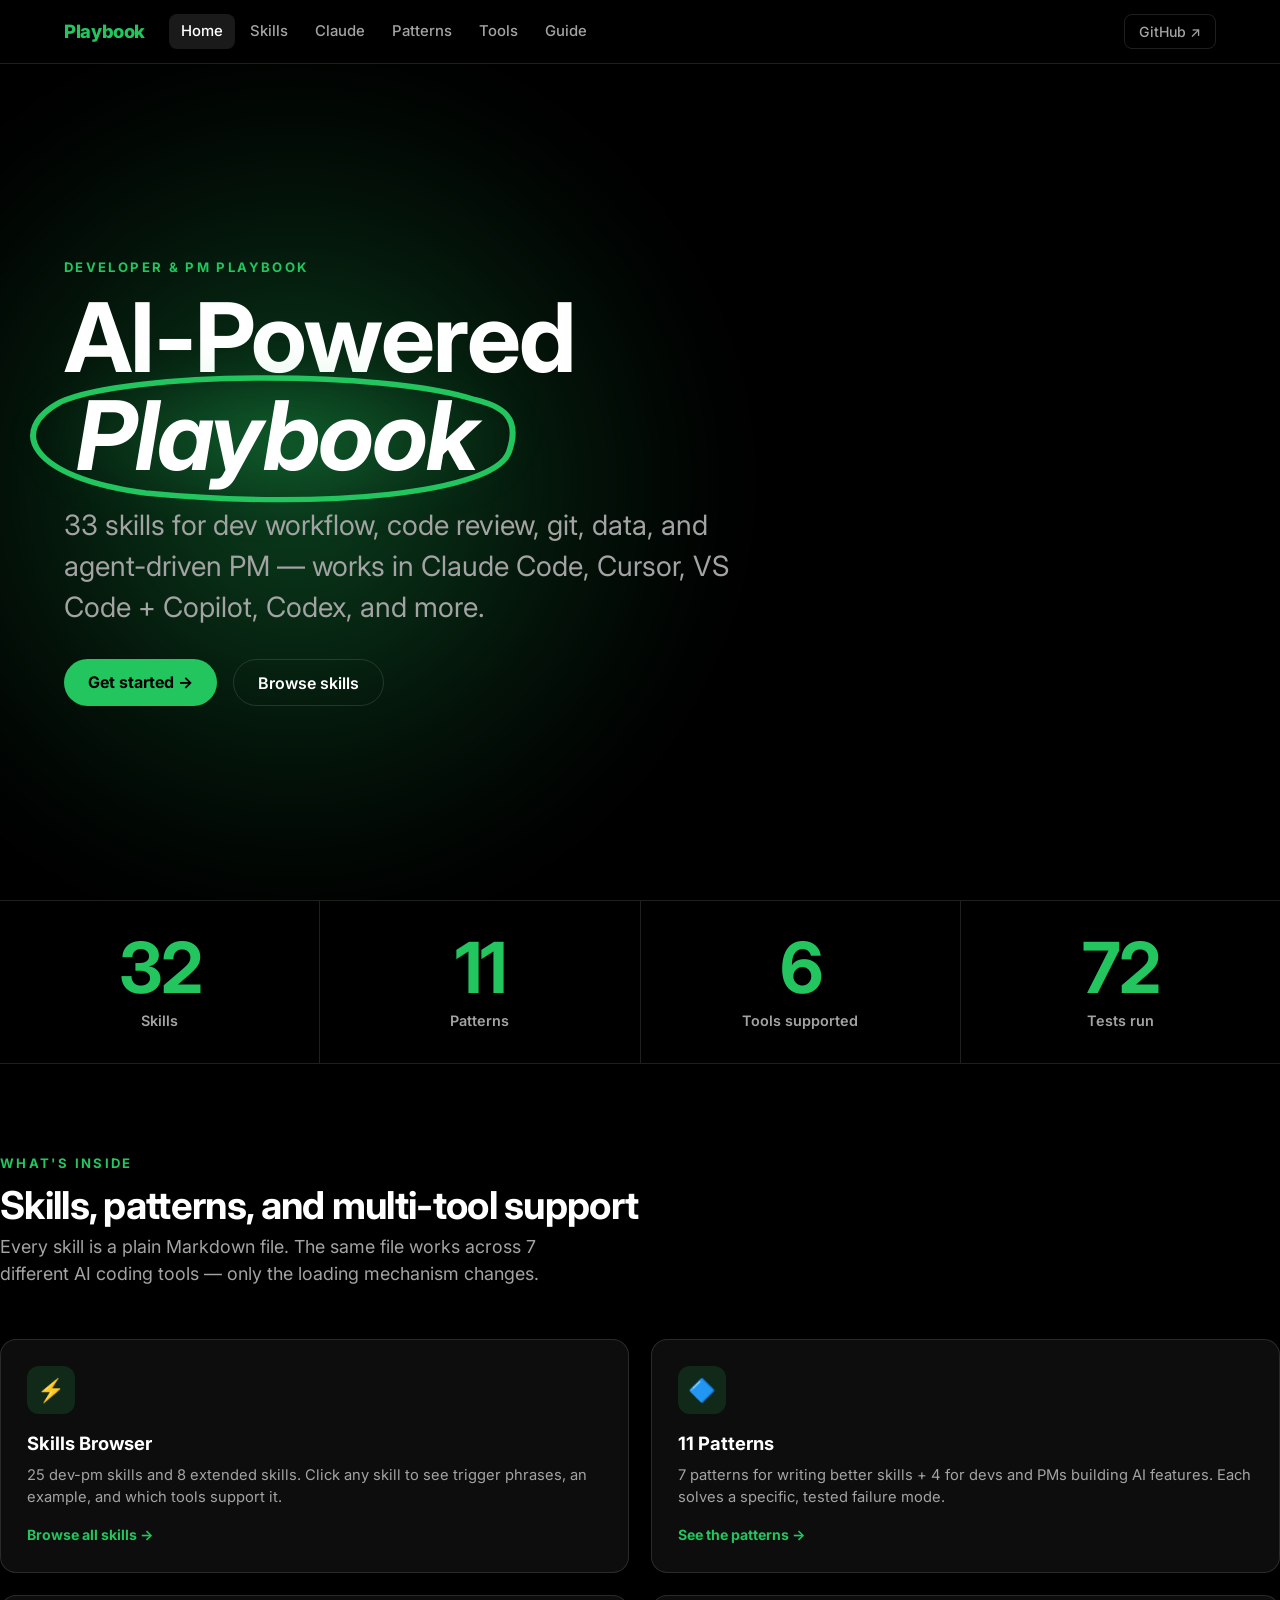
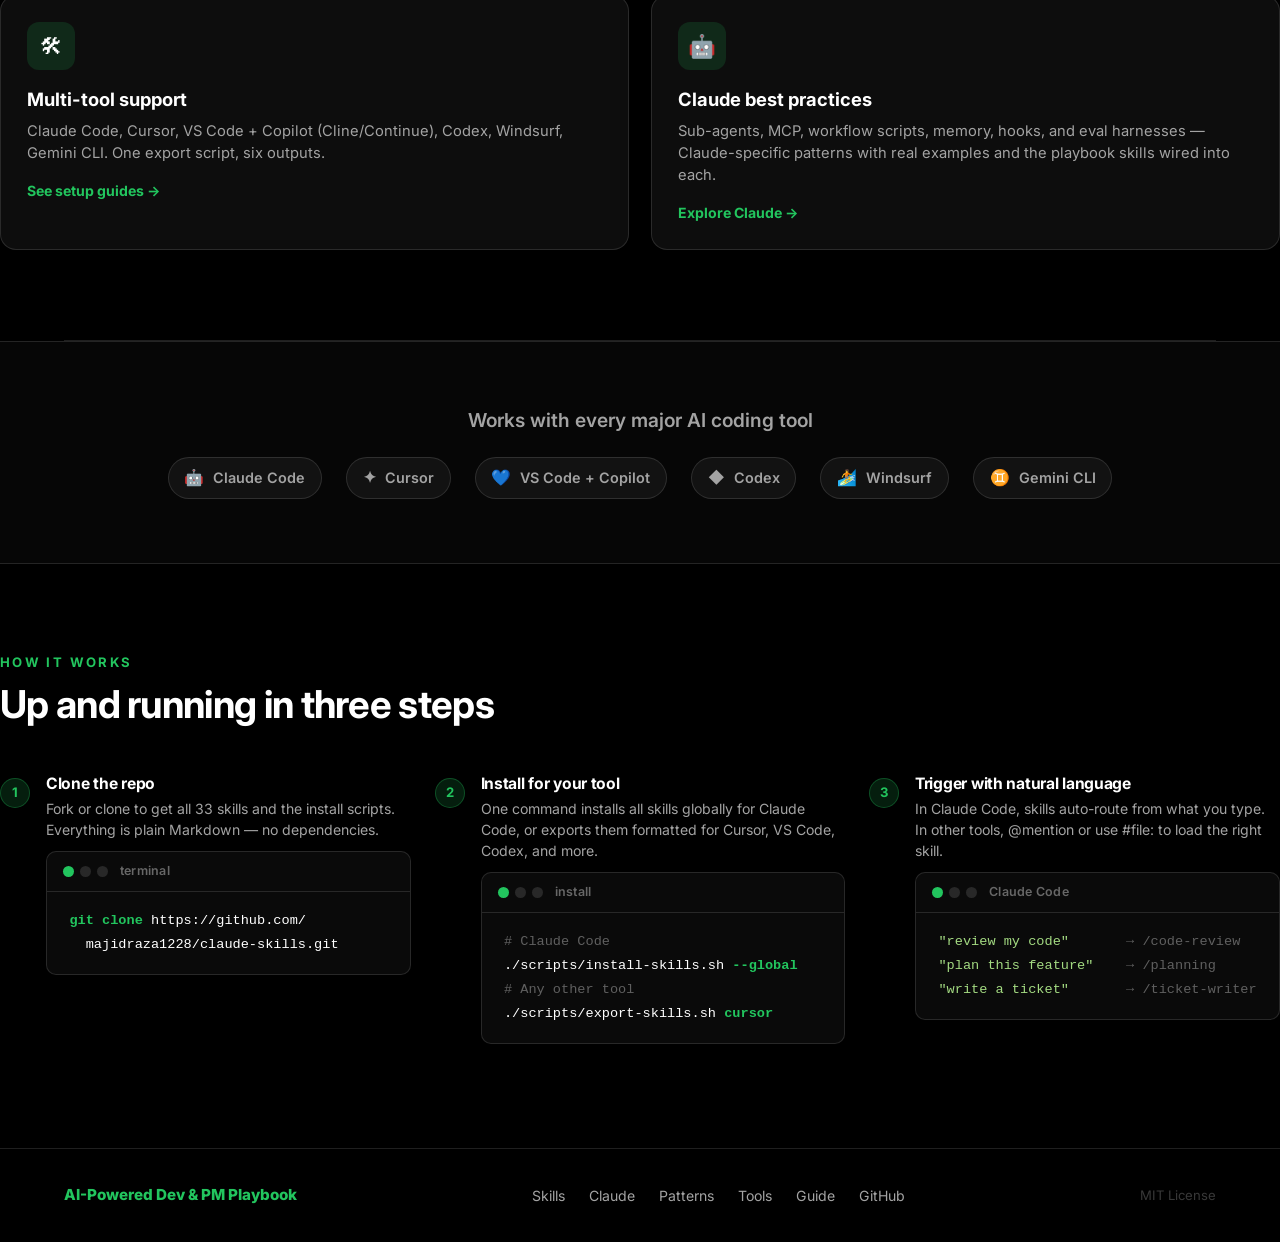
<file: docs/index.html>
<!DOCTYPE html>
<html lang="en">
<head>
<meta charset="UTF-8">
<meta name="viewport" content="width=device-width, initial-scale=1.0">
<title>AI-Powered Developer & PM Playbook</title>
<meta name="description" content="33 skills for dev workflow, code quality, git, data, and agent PM — works in Claude Code, Cursor, VS Code, Codex, and more.">
<link rel="preconnect" href="https://fonts.googleapis.com">
<link href="https://fonts.googleapis.com/css2?family=Inter:wght@400;500;600;700;800&display=swap" rel="stylesheet">
<link rel="stylesheet" href="styles.css">
<style>
.feature-cards{display:grid;grid-template-columns:repeat(2,1fr);gap:clamp(1rem,1.8vw,1.4rem);margin-top:clamp(2rem,4vw,3rem)}
@media(max-width:768px){.feature-cards{grid-template-columns:1fr}}
.feat-icon{width:48px;height:48px;border-radius:12px;background:var(--accent-dim);display:grid;place-items:center;margin-bottom:1rem;font-size:1.4rem}
.feat-title{font-size:1.15rem;font-weight:700;margin-bottom:.4rem}
.feat-body{font-size:.92rem;color:var(--text-secondary);line-height:1.5}
.feat-link{display:inline-block;margin-top:1rem;font-size:.88rem;font-weight:700;color:var(--accent);text-decoration:none}
.feat-link:hover{text-decoration:underline}

.tools-section{padding:clamp(2.5rem,5vw,4rem) clamp(1.25rem,5vw,4rem);background:rgba(255,255,255,.025);border-top:1px solid var(--border);border-bottom:1px solid var(--border)}
.tools-title{font-size:clamp(1rem,1.6vw,1.2rem);color:var(--text-secondary);font-weight:600;margin-bottom:1.4rem;text-align:center}

.how-section{display:grid;grid-template-columns:repeat(3,1fr);gap:clamp(1rem,2vw,1.5rem)}
@media(max-width:768px){.how-section{grid-template-columns:1fr}}
.how-step{display:flex;gap:1rem;align-items:flex-start}
.how-num{width:30px;height:30px;border-radius:50%;background:var(--accent-dim);border:1.5px solid rgba(34,197,94,.3);display:grid;place-items:center;font-size:.82rem;font-weight:700;color:var(--accent);flex-shrink:0;margin-top:.1rem}
.how-body h4{font-size:.98rem;font-weight:700;margin-bottom:.3rem}
.how-body p{font-size:.88rem;color:var(--text-secondary);line-height:1.5}
</style>
</head>
<body>

<nav class="site-nav">
  <a href="index.html" class="nav-logo">Playbook</a>
  <div class="nav-links">
    <a href="index.html" class="active">Home</a>
    <a href="skills.html" class="hide-sm">Skills</a>
    <a href="claude.html" class="hide-sm">Claude</a>
    <a href="patterns.html" class="hide-sm">Patterns</a>
    <a href="tools.html" class="hide-sm">Tools</a>
    <a href="guide.html" class="hide-sm">Guide</a>
    <a href="https://github.com/majidraza1228/claude-skills" class="nav-gh" target="_blank" rel="noopener">GitHub ↗</a>
  </div>
</nav>

<div class="page">

  <!-- HERO -->
  <section class="hero" id="hero">
    <div class="hero-aura"></div>
    <div class="hero-inner">
      <span class="eyebrow">Developer & PM Playbook</span>
      <h1>AI-Powered
        <br><span class="circle-word">Playbook
          <svg class="circle-mark" viewBox="0 0 400 130" preserveAspectRatio="none" aria-hidden="true">
            <path d="M 364 32 C 286 4, 78 6, 22 34 C -22 60, -4 104, 92 118 C 240 134, 380 118, 392 80 C 402 48, 386 38, 364 32"/>
          </svg>
        </span>
      </h1>
      <p class="hero-sub">33 skills for dev workflow, code review, git, data, and agent-driven PM — works in Claude Code, Cursor, VS Code + Copilot, Codex, and more.</p>
      <div class="hero-ctas">
        <a href="guide.html" class="btn-primary">Get started →</a>
        <a href="skills.html" class="btn-outline">Browse skills</a>
      </div>
    </div>
  </section>

  <!-- STATS -->
  <div class="stats-strip">
    <div class="stat-item">
      <div class="stat-num" data-count="33">0</div>
      <div class="stat-label">Skills</div>
    </div>
    <div class="stat-item">
      <div class="stat-num" data-count="11">0</div>
      <div class="stat-label">Patterns</div>
    </div>
    <div class="stat-item">
      <div class="stat-num" data-count="6">0</div>
      <div class="stat-label">Tools supported</div>
    </div>
    <div class="stat-item">
      <div class="stat-num" data-count="75">0</div>
      <div class="stat-label">Tests run</div>
    </div>
  </div>

  <!-- FEATURES -->
  <div class="container section">
    <div class="section-header">
      <span class="eyebrow">What's inside</span>
      <h2 class="section-title">Skills, patterns, and multi-tool support</h2>
      <p class="section-lead">Every skill is a plain Markdown file. The same file works across 7 different AI coding tools — only the loading mechanism changes.</p>
    </div>
    <div class="feature-cards stagger">
      <div class="card fade-up">
        <div class="feat-icon">⚡</div>
        <div class="feat-title">Skills Browser</div>
        <div class="feat-body">25 dev-pm skills and 8 extended skills. Click any skill to see trigger phrases, an example, and which tools support it.</div>
        <a href="skills.html" class="feat-link">Browse all skills →</a>
      </div>
      <div class="card fade-up">
        <div class="feat-icon">🔷</div>
        <div class="feat-title">11 Patterns</div>
        <div class="feat-body">7 patterns for writing better skills + 4 for devs and PMs building AI features. Each solves a specific, tested failure mode.</div>
        <a href="patterns.html" class="feat-link">See the patterns →</a>
      </div>
      <div class="card fade-up">
        <div class="feat-icon">🛠</div>
        <div class="feat-title">Multi-tool support</div>
        <div class="feat-body">Claude Code, Cursor, VS Code + Copilot (Cline/Continue), Codex, Windsurf, Gemini CLI. One export script, six outputs.</div>
        <a href="tools.html" class="feat-link">See setup guides →</a>
      </div>
      <div class="card fade-up">
        <div class="feat-icon">🤖</div>
        <div class="feat-title">Claude best practices</div>
        <div class="feat-body">Sub-agents, MCP, workflow scripts, memory, hooks, and eval harnesses — Claude-specific patterns with real examples and the playbook skills wired into each.</div>
        <a href="claude.html" class="feat-link">Explore Claude →</a>
      </div>
    </div>
  </div>

  <hr class="section-divider">

  <!-- TOOLS STRIP -->
  <div class="tools-section">
    <p class="tools-title">Works with every major AI coding tool</p>
    <div class="tools-strip" style="justify-content:center">
      <a href="tools.html#claude-code" class="tool-pill"><span class="tool-pill-icon">🤖</span>Claude Code</a>
      <a href="tools.html#cursor" class="tool-pill"><span class="tool-pill-icon">✦</span>Cursor</a>
      <a href="tools.html#vscode" class="tool-pill"><span class="tool-pill-icon">💙</span>VS Code + Copilot</a>
      <a href="tools.html#codex" class="tool-pill"><span class="tool-pill-icon">◆</span>Codex</a>
      <a href="tools.html#windsurf" class="tool-pill"><span class="tool-pill-icon">🏄</span>Windsurf</a>
      <a href="tools.html#gemini" class="tool-pill"><span class="tool-pill-icon">♊</span>Gemini CLI</a>
    </div>
  </div>

  <!-- HOW IT WORKS -->
  <div class="container section">
    <div class="section-header">
      <span class="eyebrow">How it works</span>
      <h2 class="section-title">Up and running in three steps</h2>
    </div>
    <div class="how-section stagger">
      <div class="how-step fade-up">
        <div class="how-num">1</div>
        <div class="how-body">
          <h4>Clone the repo</h4>
          <p>Fork or clone to get all 33 skills and the install scripts. Everything is plain Markdown — no dependencies.</p>
          <div class="code-block" style="margin-top:.7rem">
            <div class="code-hd"><div class="dots"><s></s><s></s><s></s></div><span class="code-fname">terminal</span></div>
            <div class="code-body"><span class="c-accent">git clone</span> https://github.com/
  majidraza1228/claude-skills.git</div>
          </div>
        </div>
      </div>
      <div class="how-step fade-up">
        <div class="how-num">2</div>
        <div class="how-body">
          <h4>Install for your tool</h4>
          <p>One command installs all skills globally for Claude Code, or exports them formatted for Cursor, VS Code, Codex, and more.</p>
          <div class="code-block" style="margin-top:.7rem">
            <div class="code-hd"><div class="dots"><s></s><s></s><s></s></div><span class="code-fname">install</span></div>
            <div class="code-body"><span class="c-comment"># Claude Code</span>
./scripts/install-skills.sh <span class="c-accent">--global</span>
<span class="c-comment"># Any other tool</span>
./scripts/export-skills.sh <span class="c-accent">cursor</span></div>
          </div>
        </div>
      </div>
      <div class="how-step fade-up">
        <div class="how-num">3</div>
        <div class="how-body">
          <h4>Trigger with natural language</h4>
          <p>In Claude Code, skills auto-route from what you type. In other tools, @mention or use #file: to load the right skill.</p>
          <div class="code-block" style="margin-top:.7rem">
            <div class="code-hd"><div class="dots"><s></s><s></s><s></s></div><span class="code-fname">Claude Code</span></div>
            <div class="code-body"><span class="c-str">"review my code"</span>       <span class="c-comment">→ /code-review</span>
<span class="c-str">"plan this feature"</span>    <span class="c-comment">→ /planning</span>
<span class="c-str">"write a ticket"</span>       <span class="c-comment">→ /ticket-writer</span></div>
          </div>
        </div>
      </div>
    </div>
  </div>

  <!-- FOOTER -->
  <footer class="site-footer">
    <a href="index.html" class="footer-brand">AI-Powered Dev & PM Playbook</a>
    <div class="footer-links">
      <a href="skills.html">Skills</a>
      <a href="claude.html">Claude</a>
      <a href="patterns.html">Patterns</a>
      <a href="tools.html">Tools</a>
      <a href="guide.html">Guide</a>
      <a href="https://github.com/majidraza1228/claude-skills" target="_blank" rel="noopener">GitHub</a>
    </div>
    <span class="footer-copy">MIT License</span>
  </footer>

</div><!-- /page -->

<script>
// Hero circle-word animation
window.addEventListener('load', () => {
  document.getElementById('hero').classList.add('hero-loaded');
});

// Count-up animation
const counts = document.querySelectorAll('[data-count]');
const observer = new IntersectionObserver(entries => {
  entries.forEach(entry => {
    if (!entry.isIntersecting) return;
    const el = entry.target;
    const target = +el.dataset.count;
    const dur = 900;
    const start = performance.now();
    const tick = now => {
      const p = Math.min((now - start) / dur, 1);
      const ease = 1 - Math.pow(1 - p, 3);
      el.textContent = Math.round(ease * target);
      if (p < 1) requestAnimationFrame(tick);
    };
    requestAnimationFrame(tick);
    observer.unobserve(el);
  });
}, { threshold: .5 });
counts.forEach(el => observer.observe(el));

// Fade-up on scroll
const fades = document.querySelectorAll('.fade-up');
const fadeObs = new IntersectionObserver(entries => {
  entries.forEach(e => { if (e.isIntersecting) { e.target.classList.add('in'); fadeObs.unobserve(e.target); } });
}, { threshold: .15 });
fades.forEach(el => fadeObs.observe(el));
</script>
</body>
</html>
</file>
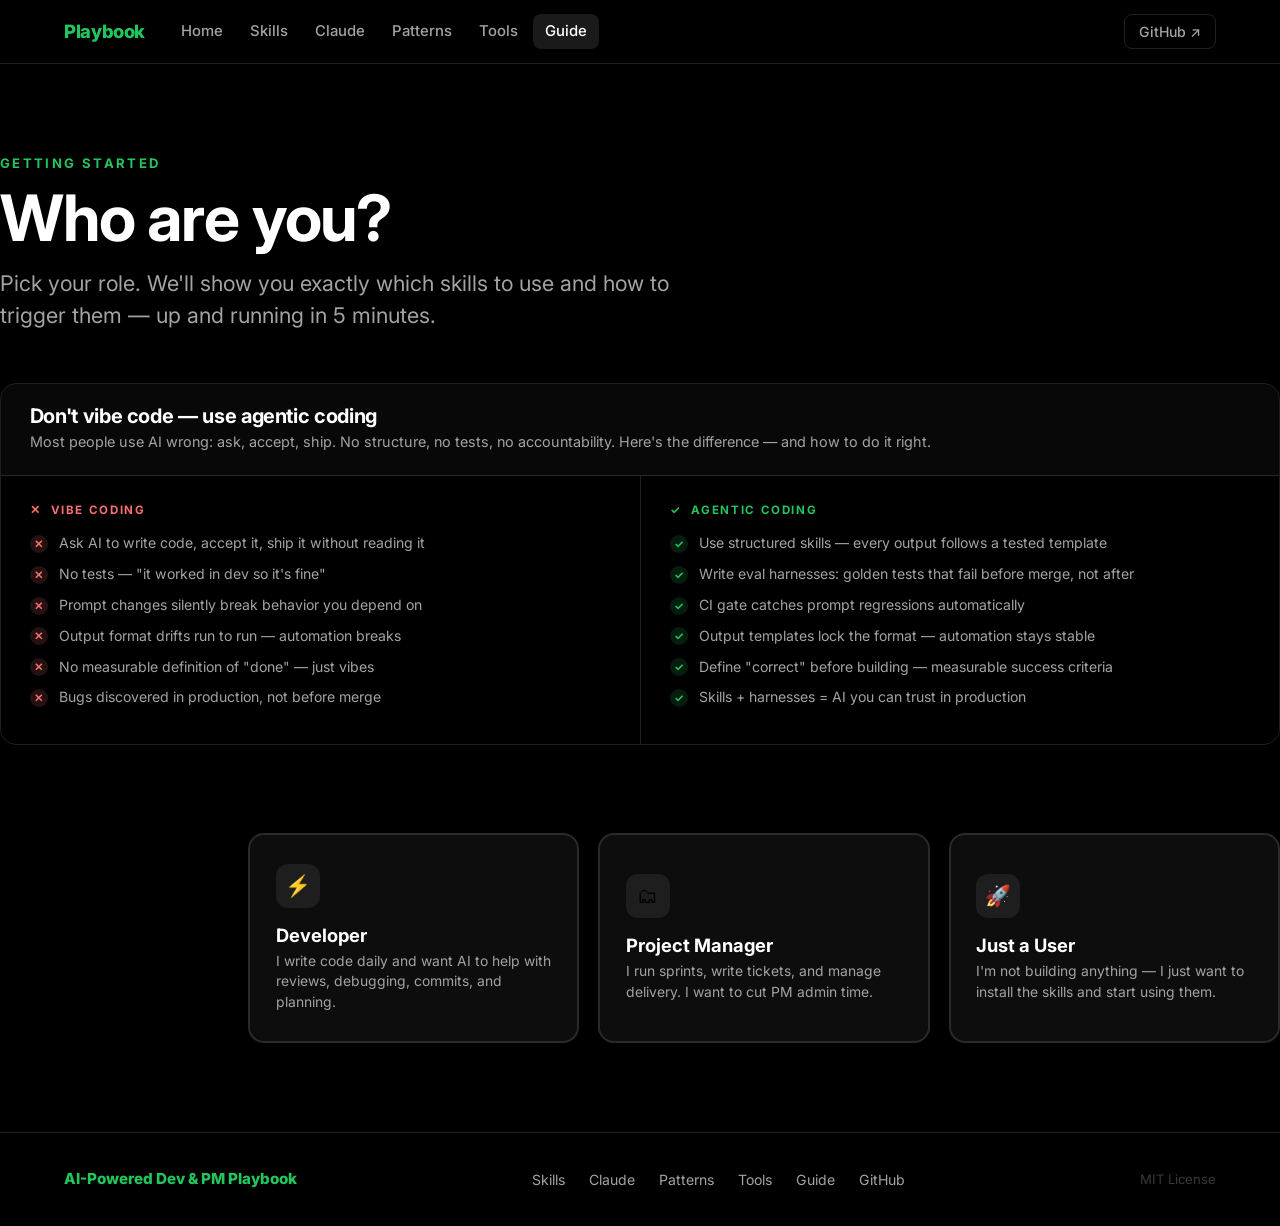
<file: docs/guide.html>
<!DOCTYPE html>
<html lang="en">
<head>
<meta charset="UTF-8">
<meta name="viewport" content="width=device-width, initial-scale=1.0">
<title>Getting Started — AI-Powered Dev & PM Playbook</title>
<meta name="description" content="Step-by-step guide for developers, PMs, and users. Pick your role and your tool — up and running in 5 minutes.">
<link rel="preconnect" href="https://fonts.googleapis.com">
<link href="https://fonts.googleapis.com/css2?family=Inter:wght@400;500;600;700;800&display=swap" rel="stylesheet">
<link rel="stylesheet" href="styles.css">
<style>
/* ── Persona selector ── */
.persona-grid{display:grid;grid-template-columns:repeat(3,1fr);gap:1.2rem;margin-top:2.5rem}
@media(max-width:700px){.persona-grid{grid-template-columns:1fr}}
.persona-btn{background:var(--surface);border:2px solid var(--border);border-radius:var(--r);padding:1.8rem 1.6rem;cursor:pointer;text-align:left;font-family:var(--font);transition:all .2s var(--ease);position:relative;overflow:hidden}
.persona-btn:hover{border-color:rgba(255,255,255,.28);background:var(--surface-hover);transform:translateY(-2px)}
.persona-btn.active{border-color:var(--accent);background:rgba(34,197,94,.07)}
.persona-btn.active .persona-icon{background:var(--accent);color:var(--on-accent)}
.persona-icon{width:44px;height:44px;border-radius:12px;background:rgba(255,255,255,.07);display:grid;place-items:center;font-size:1.3rem;margin-bottom:1rem;transition:all .2s}
.persona-title{font-size:1.15rem;font-weight:700;color:var(--text-primary);margin-bottom:.35rem}
.persona-sub{font-size:.87rem;color:var(--text-secondary);line-height:1.45}
.persona-check{position:absolute;top:1rem;right:1rem;width:22px;height:22px;border-radius:50%;background:var(--accent);display:none;place-items:center;font-size:.75rem;color:var(--on-accent);font-weight:700}
.persona-btn.active .persona-check{display:grid}

/* ── Panel wrapper ── */
.persona-panel{display:none}
.persona-panel.active{display:block}

/* ── Step list ── */
.steps-list{display:flex;flex-direction:column;gap:2.5rem;margin-top:2rem}
.step-block{display:grid;grid-template-columns:40px 1fr;gap:0 1.4rem;align-items:start}
.step-num{width:40px;height:40px;border-radius:50%;background:var(--accent-dim);border:1.5px solid rgba(34,197,94,.35);display:grid;place-items:center;font-size:.85rem;font-weight:700;color:var(--accent);flex-shrink:0}
.step-content h3{font-size:1.05rem;font-weight:700;margin-bottom:.4rem;margin-top:.5rem}
.step-content p{font-size:.93rem;color:var(--text-secondary);line-height:1.55;margin-bottom:.7rem}

/* ── Skill trigger table ── */
.trigger-table{width:100%;border-collapse:collapse;font-size:.88rem;margin-top:.8rem}
.trigger-table th{text-align:left;padding:.55em .9em;border-bottom:1px solid var(--border);color:var(--text-secondary);font-size:.76rem;text-transform:uppercase;letter-spacing:.1em;font-weight:700}
.trigger-table td{padding:.55em .9em;border-bottom:1px solid rgba(255,255,255,.05);vertical-align:top;line-height:1.45}
.trigger-table tr:last-child td{border-bottom:none}
.trigger-table td:first-child{font-weight:700;color:var(--text-primary);white-space:nowrap}
.trigger-table td:nth-child(2){color:var(--accent);font-family:'Menlo','Monaco',monospace;font-size:.83rem}
.trigger-table td:last-child{color:var(--text-secondary)}

/* ── Tool cards ── */
.tool-cards{display:grid;grid-template-columns:repeat(3,1fr);gap:.9rem;margin-top:.9rem}
@media(max-width:900px){.tool-cards{grid-template-columns:repeat(2,1fr)}}
@media(max-width:500px){.tool-cards{grid-template-columns:1fr}}
.tool-card{background:var(--surface);border:1px solid var(--border);border-radius:12px;padding:1rem 1.1rem;text-decoration:none;transition:all .18s;display:block}
.tool-card:hover{border-color:rgba(255,255,255,.25);background:var(--surface-hover);transform:translateY(-1px)}
.tool-card-name{font-weight:700;font-size:.95rem;color:var(--text-primary);margin-bottom:.2rem}
.tool-card-hint{font-size:.82rem;color:var(--text-secondary)}

/* ── Tip box ── */
.tip-box{background:rgba(34,197,94,.07);border:1px solid rgba(34,197,94,.2);border-radius:10px;padding:1rem 1.2rem;font-size:.9rem;color:rgba(255,255,255,.8);line-height:1.5;margin-top:1rem}
.tip-box strong{color:var(--accent)}

/* ── Separator ── */
.panel-divider{border:none;border-top:1px solid var(--border);margin:2.5rem 0}

/* ── Sidebar layout ── */
.guide-layout{display:grid;grid-template-columns:200px 1fr;gap:0 3rem;align-items:start;margin-top:0}
@media(max-width:1024px){.guide-layout{grid-template-columns:1fr}}
.guide-sidebar{position:sticky;top:calc(var(--nav-h) + 1.5rem);display:flex;flex-direction:column;gap:.2rem}
@media(max-width:1024px){.guide-sidebar{display:none}}
.sb-label{font-size:.7rem;font-weight:700;letter-spacing:.14em;text-transform:uppercase;color:var(--text-secondary);margin-bottom:.6rem;padding-left:.6rem}
.sb-item{display:flex;align-items:center;gap:.65rem;padding:.45em .6em;border-radius:8px;cursor:pointer;text-decoration:none;transition:all .15s;border:1px solid transparent}
.sb-item:hover{background:var(--surface);border-color:var(--border)}
.sb-item.active{background:var(--accent-dim);border-color:rgba(34,197,94,.25)}
.sb-item.active .sb-num{background:var(--accent);color:var(--on-accent);border-color:var(--accent)}
.sb-item.active .sb-title{color:var(--text-primary)}
.sb-num{width:22px;height:22px;border-radius:50%;border:1.5px solid var(--border);display:grid;place-items:center;font-size:.68rem;font-weight:700;color:var(--text-secondary);flex-shrink:0;transition:all .15s}
.sb-title{font-size:.8rem;font-weight:600;color:var(--text-secondary);line-height:1.3;transition:color .15s}

/* ── Vibe vs agentic section ── */
.vibe-section{margin:3rem 0;border:1px solid var(--border);border-radius:var(--r);overflow:hidden}
.vibe-header{background:rgba(255,255,255,.03);padding:1.4rem 1.8rem;border-bottom:1px solid var(--border)}
.vibe-header h2{font-size:1.25rem;font-weight:700;margin-bottom:.25rem}
.vibe-header p{font-size:.9rem;color:var(--text-secondary);line-height:1.5}
.vibe-cols{display:grid;grid-template-columns:1fr 1fr;gap:0}
@media(max-width:680px){.vibe-cols{grid-template-columns:1fr}}
.vibe-col{padding:1.6rem 1.8rem}
.vibe-col+.vibe-col{border-left:1px solid var(--border)}
@media(max-width:680px){.vibe-col+.vibe-col{border-left:none;border-top:1px solid var(--border)}}
.vibe-col-label{font-size:.72rem;font-weight:700;letter-spacing:.14em;text-transform:uppercase;margin-bottom:.9rem;display:flex;align-items:center;gap:.5rem}
.vibe-col-label.bad{color:#f87171}
.vibe-col-label.good{color:var(--accent)}
.vibe-row{display:flex;gap:.7rem;margin-bottom:.65rem;font-size:.88rem;line-height:1.45;align-items:flex-start}
.vibe-dot{width:18px;height:18px;border-radius:50%;flex-shrink:0;display:grid;place-items:center;font-size:.7rem;font-weight:700;margin-top:.1rem}
.vibe-dot.bad{background:rgba(248,113,113,.15);color:#f87171}
.vibe-dot.good{background:var(--accent-dim);color:var(--accent)}
.vibe-row span{color:var(--text-secondary)}
.harness-callout{background:rgba(34,197,94,.06);border:1px solid rgba(34,197,94,.18);border-radius:10px;padding:1.2rem 1.5rem;margin-top:1.2rem;display:grid;grid-template-columns:auto 1fr;gap:.8rem 1rem;align-items:start}
.harness-icon{width:36px;height:36px;border-radius:10px;background:var(--accent-dim);display:grid;place-items:center;font-size:1.1rem;flex-shrink:0}
.harness-body h4{font-size:.95rem;font-weight:700;margin-bottom:.25rem}
.harness-body p{font-size:.87rem;color:var(--text-secondary);line-height:1.5}
.harness-body a{color:var(--accent);text-decoration:none;font-weight:600}
.harness-body a:hover{text-decoration:underline}
</style>
</head>
<body>

<nav class="site-nav">
  <a href="index.html" class="nav-logo">Playbook</a>
  <div class="nav-links">
    <a href="index.html">Home</a>
    <a href="skills.html" class="hide-sm">Skills</a>
    <a href="claude.html" class="hide-sm">Claude</a>
    <a href="patterns.html" class="hide-sm">Patterns</a>
    <a href="tools.html" class="hide-sm">Tools</a>
    <a href="guide.html" class="active">Guide</a>
    <a href="https://github.com/majidraza1228/claude-skills" class="nav-gh" target="_blank" rel="noopener">GitHub ↗</a>
  </div>
</nav>

<div class="page">
<div class="container section">

  <!-- HEADER -->
  <div class="section-header">
    <span class="eyebrow">Getting started</span>
    <h1 class="page-title">Who are you?</h1>
    <p class="page-lead">Pick your role. We'll show you exactly which skills to use and how to trigger them — up and running in 5 minutes.</p>
  </div>

  <!-- VIBE vs AGENTIC (full width, above layout) -->
  <div class="vibe-section">
    <div class="vibe-header">
      <h2>Don't vibe code — use agentic coding</h2>
      <p>Most people use AI wrong: ask, accept, ship. No structure, no tests, no accountability. Here's the difference — and how to do it right.</p>
    </div>
    <div class="vibe-cols">
      <div class="vibe-col">
        <div class="vibe-col-label bad">✕ &nbsp;Vibe coding</div>
        <div class="vibe-row"><div class="vibe-dot bad">✕</div><span>Ask AI to write code, accept it, ship it without reading it</span></div>
        <div class="vibe-row"><div class="vibe-dot bad">✕</div><span>No tests — "it worked in dev so it's fine"</span></div>
        <div class="vibe-row"><div class="vibe-dot bad">✕</div><span>Prompt changes silently break behavior you depend on</span></div>
        <div class="vibe-row"><div class="vibe-dot bad">✕</div><span>Output format drifts run to run — automation breaks</span></div>
        <div class="vibe-row"><div class="vibe-dot bad">✕</div><span>No measurable definition of "done" — just vibes</span></div>
        <div class="vibe-row"><div class="vibe-dot bad">✕</div><span>Bugs discovered in production, not before merge</span></div>
      </div>
      <div class="vibe-col">
        <div class="vibe-col-label good">✓ &nbsp;Agentic coding</div>
        <div class="vibe-row"><div class="vibe-dot good">✓</div><span>Use structured skills — every output follows a tested template</span></div>
        <div class="vibe-row"><div class="vibe-dot good">✓</div><span>Write eval harnesses: golden tests that fail before merge, not after</span></div>
        <div class="vibe-row"><div class="vibe-dot good">✓</div><span>CI gate catches prompt regressions automatically</span></div>
        <div class="vibe-row"><div class="vibe-dot good">✓</div><span>Output templates lock the format — automation stays stable</span></div>
        <div class="vibe-row"><div class="vibe-dot good">✓</div><span>Define "correct" before building — measurable success criteria</span></div>
        <div class="vibe-row"><div class="vibe-dot good">✓</div><span>Skills + harnesses = AI you can trust in production</span></div>
      </div>
    </div>
  </div>

  <!-- SIDEBAR + CONTENT LAYOUT -->
  <div class="guide-layout">

  <!-- STICKY SIDEBAR (populated by JS) -->
  <aside class="guide-sidebar" id="guideSidebar" aria-label="Step progress"></aside>

  <!-- MAIN CONTENT -->
  <div class="guide-main">

  <!-- PERSONA SELECTOR -->
  <div class="persona-grid" role="tablist">
    <button class="persona-btn" id="btn-dev" role="tab" aria-selected="false" onclick="selectPersona('dev')">
      <div class="persona-check">✓</div>
      <div class="persona-icon">⚡</div>
      <div class="persona-title">Developer</div>
      <div class="persona-sub">I write code daily and want AI to help with reviews, debugging, commits, and planning.</div>
    </button>
    <button class="persona-btn" id="btn-pm" role="tab" aria-selected="false" onclick="selectPersona('pm')">
      <div class="persona-check">✓</div>
      <div class="persona-icon">🗂</div>
      <div class="persona-title">Project Manager</div>
      <div class="persona-sub">I run sprints, write tickets, and manage delivery. I want to cut PM admin time.</div>
    </button>
    <button class="persona-btn" id="btn-user" role="tab" aria-selected="false" onclick="selectPersona('user')">
      <div class="persona-check">✓</div>
      <div class="persona-icon">🚀</div>
      <div class="persona-title">Just a User</div>
      <div class="persona-sub">I'm not building anything — I just want to install the skills and start using them.</div>
    </button>
  </div>

  <!-- ═══════════════════════════════════════════
       DEVELOPER PANEL
  ════════════════════════════════════════════ -->
  <div class="persona-panel" id="panel-dev" role="tabpanel">
    <hr class="panel-divider">
    <span class="eyebrow">Developer path</span>
    <h2 class="section-title" style="margin-top:.4rem">Your daily coding workflow, upgraded</h2>
    <p class="section-lead">These skills replace the manual parts of your dev workflow — no copy-pasting prompts, no extra setup per project.</p>

    <div class="steps-list">

      <div class="step-block">
        <div class="step-num">1</div>
        <div class="step-content">
          <h3>Install once — works in every project</h3>
          <p>Clone the repo and run the install script. Skills go into <code style="background:rgba(255,255,255,.07);padding:.1em .35em;border-radius:4px;font-size:.88em">~/.claude/skills/</code> globally — no setup per project.</p>
          <div class="code-block">
            <div class="code-hd"><div class="dots"><s></s><s></s><s></s></div><span class="code-fname">terminal</span></div>
            <div class="code-body">git clone https://github.com/majidraza1228/claude-skills.git
cd claude-skills
./scripts/install-skills.sh <span class="c-accent">--global</span></div>
          </div>
        </div>
      </div>

      <div class="step-block">
        <div class="step-num">2</div>
        <div class="step-content">
          <h3>Open Claude Code and start typing</h3>
          <p>No slash commands needed. Just describe what you're doing — the right skill loads automatically.</p>
          <div class="code-block">
            <div class="code-hd"><div class="dots"><s></s><s></s><s></s></div><span class="code-fname">Claude Code</span></div>
            <div class="code-body"><span class="c-str">"review my code"</span>            <span class="c-comment">→ severity table + verdict</span>
<span class="c-str">"why is this failing"</span>         <span class="c-comment">→ 5-step debug triage</span>
<span class="c-str">"write a commit message"</span>      <span class="c-comment">→ conventional commit</span>
<span class="c-str">"write tests for this"</span>        <span class="c-comment">→ red-green-refactor TDD</span></div>
          </div>
        </div>
      </div>

      <div class="step-block">
        <div class="step-num">3</div>
        <div class="step-content">
          <h3>Your top 5 developer skills</h3>
          <p>Start with these. Each replaces a manual step in your daily workflow.</p>
          <div class="card" style="padding:0;overflow:hidden;margin-top:.5rem">
            <table class="trigger-table">
              <thead>
                <tr><th>Skill</th><th>Say this</th><th>You get</th></tr>
              </thead>
              <tbody>
                <tr><td>code-review</td><td>"review my code"</td><td>Severity table (CRITICAL/WARNING/NIT) + verdict</td></tr>
                <tr><td>debugging</td><td>"why is this failing"</td><td>Root cause → fix → guard to prevent recurrence</td></tr>
                <tr><td>commit-message</td><td>"write a commit message"</td><td>Conventional commit: type(scope): description</td></tr>
                <tr><td>tdd</td><td>"write tests first"</td><td>Failing test → minimal impl → edge cases</td></tr>
                <tr><td>planning</td><td>"plan this feature"</td><td>Task list with S/M/L sizing and dependencies</td></tr>
              </tbody>
            </table>
          </div>
        </div>
      </div>

      <div class="step-block">
        <div class="step-num">4</div>
        <div class="step-content">
          <h3>Replace habits, not add steps</h3>
          <p>Skills pay off when they replace something you already do — not when they're an extra step.</p>
          <div class="card" style="padding:0;overflow:hidden;margin-top:.5rem">
            <table class="trigger-table">
              <thead>
                <tr><th>Old habit</th><th>Skill that replaces it</th></tr>
              </thead>
              <tbody>
                <tr><td>Writing a commit message from scratch</td><td>Type "write a commit message" → done in 5 seconds</td></tr>
                <tr><td>Reviewing code without a checklist</td><td>Type "review my code" → structured table every time</td></tr>
                <tr><td>Debugging by trial and error</td><td>Type the error → get root cause + fix + guard</td></tr>
                <tr><td>Planning a feature in your head</td><td>Describe the feature → task list with sizing</td></tr>
                <tr><td>Writing a PR description from scratch</td><td>Type "write PR description" → what/why/test steps</td></tr>
              </tbody>
            </table>
          </div>
          <div class="tip-box" style="margin-top:.8rem"><strong>Tip:</strong> The moment you notice you're writing the same prompt twice, turn it into a habit. The skill is already there — just trigger it.</div>
        </div>
      </div>

      <div class="step-block">
        <div class="step-num">5</div>
        <div class="step-content">
          <h3>Don't ship AI output without a harness</h3>
          <p>This is the step most developers skip — and where vibe coding starts. Every AI-generated function, query, or review should have a test that confirms it behaves correctly. Use the <strong>harness-engineering</strong> skill to build one.</p>
          <div class="code-block">
            <div class="code-hd"><div class="dots"><s></s><s></s><s></s></div><span class="code-fname">Claude Code</span></div>
            <div class="code-body"><span class="c-str">"build an eval harness for my code-review skill"</span>
<span class="c-comment">→ YAML golden test cases + Python assertion runner</span>
<span class="c-comment">→ GitHub Actions CI gate that fails before merge</span></div>
          </div>
          <div class="harness-callout">
            <div class="harness-icon">🧪</div>
            <div class="harness-body">
              <h4>What the harness catches</h4>
              <p>A <strong>golden test</strong> runs the same prompt and asserts the output matches expected structure. An <strong>adversarial test</strong> checks that safety rules fire. A <strong>consistency test</strong> runs the same prompt 3× and checks format doesn't drift. These run in CI on every PR — so prompt regressions never reach production. <a href="skills.html">See the harness-engineering skill →</a></p>
            </div>
          </div>
        </div>
      </div>

      <div class="step-block">
        <div class="step-num">6</div>
        <div class="step-content">
          <h3>Use agent memory — don't re-explain yourself every session</h3>
          <p>Claude Code has a persistent memory system. Every time you correct it, confirm an approach, or share project context, it can remember that for future sessions. Most developers never set this up — and waste time re-explaining the same things repeatedly.</p>

          <div class="card" style="padding:0;overflow:hidden;margin-top:.7rem">
            <table class="trigger-table">
              <thead>
                <tr><th>Memory type</th><th>What to store</th><th>Example</th></tr>
              </thead>
              <tbody>
                <tr><td>User</td><td>Your preferences and working style</td><td>"I prefer terse responses, no trailing summaries"</td></tr>
                <tr><td>Feedback</td><td>Corrections and confirmed approaches</td><td>"Don't mock the DB in tests — we got burned by divergence"</td></tr>
                <tr><td>Project</td><td>Architecture decisions and the WHY</td><td>"Auth rewrite is driven by legal compliance, not tech debt"</td></tr>
                <tr><td>Reference</td><td>Where things live in external systems</td><td>"Bugs tracked in Linear project INGEST"</td></tr>
              </tbody>
            </table>
          </div>

          <div style="margin-top:1.2rem">
            <div style="font-size:.78rem;font-weight:700;letter-spacing:.12em;text-transform:uppercase;color:var(--text-secondary);margin-bottom:.7rem">How to trigger memory</div>
            <div class="code-block">
              <div class="code-hd"><div class="dots"><s></s><s></s><s></s></div><span class="code-fname">Claude Code — say any of these</span></div>
              <div class="code-body"><span class="c-str">"remember: always use PostgreSQL, never SQLite in this project"</span>
<span class="c-str">"remember: don't mock the database in tests"</span>
<span class="c-str">"remember: sprint tasks are tracked in Linear project CORE"</span>
<span class="c-str">"remember: I prefer terse responses, no preamble"</span></div>
            </div>
          </div>

          <div style="margin-top:1.2rem">
            <div style="font-size:.78rem;font-weight:700;letter-spacing:.12em;text-transform:uppercase;color:var(--text-secondary);margin-bottom:.7rem">CLAUDE.md — project-level memory that never expires</div>
            <p style="font-size:.9rem;color:var(--text-secondary);line-height:1.55;margin-bottom:.6rem">For rules that should apply every session, add them to <code style="background:rgba(255,255,255,.07);padding:.1em .35em;border-radius:4px;font-size:.88em">CLAUDE.md</code> at your project root. Claude reads this at the start of every session — no prompting needed.</p>
            <div class="code-block">
              <div class="code-hd"><div class="dots"><s></s><s></s><s></s></div><span class="code-fname">CLAUDE.md — example entries</span></div>
              <div class="code-body"><span class="c-comment"># Stack</span>
Python 3.12, FastAPI, PostgreSQL, Docker

<span class="c-comment"># Never do</span>
- Never use SQLite (even for tests)
- Never skip --no-verify on commits
- Never add features beyond what was asked

<span class="c-comment"># Always do</span>
- Read the file before editing it
- Run tests before marking a task done
- Use structured outputs (tool use / JSON) not free text</div>
            </div>
          </div>

          <div style="margin-top:1.2rem">
            <div style="font-size:.78rem;font-weight:700;letter-spacing:.12em;text-transform:uppercase;color:var(--text-secondary);margin-bottom:.6rem">What NOT to put in memory</div>
            <div class="card" style="padding:0;overflow:hidden">
              <table class="trigger-table">
                <thead>
                  <tr><th>Don't store this</th><th>Why</th><th>Use instead</th></tr>
                </thead>
                <tbody>
                  <tr><td>Code patterns or conventions</td><td>Read the code — it's already there</td><td>Let Claude read the files</td></tr>
                  <tr><td>Recent changes / who changed what</td><td>git log is authoritative</td><td><code>git log</code> or <code>git blame</code></td></tr>
                  <tr><td>In-progress task state</td><td>Memory is cross-session; tasks are per-session</td><td>Use Tasks in Claude Code</td></tr>
                  <tr><td>Debugging recipes</td><td>The fix is in the code; context belongs in commit message</td><td>Good commit messages</td></tr>
                </tbody>
              </table>
            </div>
          </div>

          <div class="harness-callout" style="margin-top:1rem">
            <div class="harness-icon">🧠</div>
            <div class="harness-body">
              <h4>Best practice: save the WHY, not the WHAT</h4>
              <p>Memory that says "auth uses bcrypt" is useless — the code shows that. Memory that says "we switched to bcrypt because MD5 was flagged in a security audit — don't revert it" is what prevents mistakes three months later.</p>
            </div>
          </div>
        </div>
      </div>

      <div class="step-block">
        <div class="step-num">7</div>
        <div class="step-content">
          <h3>Save output to a file</h3>
          <p>Add "save to a file" to any request. Claude writes to the <code style="background:rgba(255,255,255,.07);padding:.1em .35em;border-radius:4px;font-size:.88em">output/</code> folder.</p>
          <div class="code-block">
            <div class="code-hd"><div class="dots"><s></s><s></s><s></s></div><span class="code-fname">Claude Code</span></div>
            <div class="code-body"><span class="c-str">"review my code and save to a file"</span>
<span class="c-str">"plan this feature and save to a file"</span></div>
          </div>
        </div>
      </div>

    </div>

    <hr class="panel-divider">
    <h3 style="margin-bottom:1rem;font-size:1.1rem">Not using Claude Code? Pick your tool</h3>
    <div class="tool-cards">
      <a href="tools.html#vscode" class="tool-card"><div class="tool-card-name">💙 VS Code + Copilot</div><div class="tool-card-hint">Always-on via copilot-instructions.md or #file: on demand</div></a>
      <a href="tools.html#cursor" class="tool-card"><div class="tool-card-name">✦ Cursor</div><div class="tool-card-hint">@mention skills in Cursor Chat</div></a>
      <a href="tools.html#codex" class="tool-card"><div class="tool-card-name">◆ Codex</div><div class="tool-card-hint">Reference playbooks in task descriptions</div></a>
      <a href="tools.html#windsurf" class="tool-card"><div class="tool-card-name">🏄 Windsurf</div><div class="tool-card-hint">Cascade reads rules automatically by directory</div></a>
      <a href="tools.html#gemini" class="tool-card"><div class="tool-card-name">♊ Gemini CLI</div><div class="tool-card-hint">Native /skill-name slash commands</div></a>
    </div>

    <div class="card" style="margin-top:2.5rem;display:flex;justify-content:space-between;align-items:center;gap:1.2rem;flex-wrap:wrap;border-color:rgba(34,197,94,.25);background:rgba(34,197,94,.04)">
      <div>
        <div style="font-weight:700;font-size:1.05rem;margin-bottom:.3rem">Going further with Claude →</div>
        <div style="font-size:.92rem;color:var(--text-secondary);line-height:1.5">Comfortable with skills? Next up: sub-agents, MCP, workflow scripts, memory, and eval harnesses — Claude-specific patterns for production agentic dev.</div>
      </div>
      <a href="claude.html" class="btn-primary" style="white-space:nowrap">Claude best practices →</a>
    </div>
  </div>

  <!-- ═══════════════════════════════════════════
       PM PANEL
  ════════════════════════════════════════════ -->
  <div class="persona-panel" id="panel-pm" role="tabpanel">
    <hr class="panel-divider">
    <span class="eyebrow">PM path</span>
    <h2 class="section-title" style="margin-top:.4rem">Cut the admin. Keep the insight.</h2>
    <p class="section-lead">These skills replace the manual parts of sprint management — tickets, standups, retros, and planning — so you spend time on decisions, not formatting.</p>

    <div class="steps-list">

      <div class="step-block">
        <div class="step-num">1</div>
        <div class="step-content">
          <h3>Install once</h3>
          <p>Same setup as the developer path — all skills share one install.</p>
          <div class="code-block">
            <div class="code-hd"><div class="dots"><s></s><s></s><s></s></div><span class="code-fname">terminal</span></div>
            <div class="code-body">git clone https://github.com/majidraza1228/claude-skills.git
cd claude-skills
./scripts/install-skills.sh <span class="c-accent">--global</span></div>
          </div>
        </div>
      </div>

      <div class="step-block">
        <div class="step-num">2</div>
        <div class="step-content">
          <h3>Your top 5 PM skills</h3>
          <p>Start with these. Each one takes something that used to take 20 minutes down to 60 seconds.</p>
          <div class="card" style="padding:0;overflow:hidden;margin-top:.5rem">
            <table class="trigger-table">
              <thead>
                <tr><th>Skill</th><th>Say this</th><th>You get</th></tr>
              </thead>
              <tbody>
                <tr><td>ticket-writer</td><td>"write a ticket for this bug"</td><td>Jira-ready: summary, steps to reproduce, AC, labels</td></tr>
                <tr><td>sprint-planning</td><td>"plan the billing feature sprint"</td><td>Task list with S/M/L sizing, priority, dependencies, risks</td></tr>
                <tr><td>standup-writer</td><td>"write my standup"</td><td>Done / doing / blockers — no filler</td></tr>
                <tr><td>retro</td><td>"run a retro for sprint 12"</td><td>What went well / delta / actions table with owners</td></tr>
                <tr><td>prd-writer</td><td>"write a PRD for CSV export"</td><td>Problem, goals, non-goals, requirements, open questions</td></tr>
              </tbody>
            </table>
          </div>
        </div>
      </div>

      <div class="step-block">
        <div class="step-num">3</div>
        <div class="step-content">
          <h3>Replace habits, not add steps</h3>
          <div class="card" style="padding:0;overflow:hidden;margin-top:.5rem">
            <table class="trigger-table">
              <thead>
                <tr><th>Old habit</th><th>Skill that replaces it</th></tr>
              </thead>
              <tbody>
                <tr><td>Opening a Jira template and filling it in</td><td>Describe the bug → get the full ticket formatted</td></tr>
                <tr><td>Writing standup updates manually</td><td>Paste rough notes → clean done/doing/blockers</td></tr>
                <tr><td>Running retros with sticky notes</td><td>Paste sprint notes → structured retro with action owners</td></tr>
                <tr><td>Planning sprints in a spreadsheet</td><td>Describe the feature → task list with sizing and risks</td></tr>
                <tr><td>Writing PRDs from a blank doc</td><td>Describe the need → full PRD with goals and non-goals</td></tr>
              </tbody>
            </table>
          </div>
        </div>
      </div>

      <div class="step-block">
        <div class="step-num">4</div>
        <div class="step-content">
          <h3>Define success before you trigger any skill</h3>
          <p>This is where PM vibe-coding happens: asking AI to plan a sprint or write a PRD without knowing what "done" looks like. The output sounds good but has no teeth. Fix this with one rule: <strong>write your success criteria before you trigger the skill.</strong></p>
          <div class="card" style="padding:0;overflow:hidden;margin-top:.5rem">
            <table class="trigger-table">
              <thead>
                <tr><th>Before you trigger</th><th>Ask yourself</th></tr>
              </thead>
              <tbody>
                <tr><td>ticket-writer</td><td>What does acceptance look like? What are the edge cases?</td></tr>
                <tr><td>sprint-planning</td><td>What does a successful sprint deliver — specifically?</td></tr>
                <tr><td>prd-writer</td><td>How will you measure if this feature worked in 30 days?</td></tr>
                <tr><td>retro</td><td>What one action item must come out of this, with a named owner?</td></tr>
              </tbody>
            </table>
          </div>
          <div class="harness-callout" style="margin-top:.8rem">
            <div class="harness-icon">📏</div>
            <div class="harness-body">
              <h4>Pattern 10: Define "correct" before building</h4>
              <p>If you can't write a test that proves the feature worked, you're not ready to build it. The same applies to AI output — if you can't define what a good ticket looks like, the AI can't produce one reliably. <a href="patterns.html">See Pattern 10 →</a></p>
            </div>
          </div>
        </div>
      </div>

      <div class="step-block">
        <div class="step-num">5</div>
        <div class="step-content">
          <h3>Set up the agent PM system (optional, but powerful)</h3>
          <p>Developers check in once a day. You get a full team summary on demand — no chasing updates.</p>
          <div class="code-block">
            <div class="code-hd"><div class="dots"><s></s><s></s><s></s></div><span class="code-fname">terminal — run once in your project</span></div>
            <div class="code-body"><span class="c-comment"># Copy templates to your project root</span>
cp templates/TEAM.md ./TEAM.md
cp templates/SPRINT.md ./SPRINT.md

<span class="c-comment"># Install the two agent PM skills</span>
./scripts/install-skills.sh --project daily-checkin team-digest</div>
          </div>
          <p style="margin-top:.6rem">Each dev runs <code style="background:rgba(255,255,255,.07);padding:.1em .35em;border-radius:4px;font-size:.88em">/daily-checkin</code> in 30 seconds. You run <code style="background:rgba(255,255,255,.07);padding:.1em .35em;border-radius:4px;font-size:.88em">/team-digest</code> any time to see sprint velocity, blockers, and who's stuck.</p>
          <div class="tip-box"><strong>Tip:</strong> Fill <code>SPRINT.md</code> with your tasks and owners before the sprint starts. The system reads it automatically — no extra setup during the sprint.</div>
        </div>
      </div>

      <div class="step-block">
        <div class="step-num">6</div>
        <div class="step-content">
          <h3>Save output to a file</h3>
          <p>Add "save to a file" to any request. Claude writes to the <code style="background:rgba(255,255,255,.07);padding:.1em .35em;border-radius:4px;font-size:.88em">output/</code> folder — useful for retro notes, PRDs, and sprint plans.</p>
          <div class="code-block">
            <div class="code-hd"><div class="dots"><s></s><s></s><s></s></div><span class="code-fname">Claude Code</span></div>
            <div class="code-body"><span class="c-str">"write a ticket for this bug — save to a file"</span>
<span class="c-str">"write a PRD for CSV export — save to a file"</span></div>
          </div>
        </div>
      </div>

    </div>

    <hr class="panel-divider">
    <h3 style="margin-bottom:1rem;font-size:1.1rem">Not using Claude Code? Pick your tool</h3>
    <div class="tool-cards">
      <a href="tools.html#vscode" class="tool-card"><div class="tool-card-name">💙 VS Code + Copilot</div><div class="tool-card-hint">Always-on via copilot-instructions.md or #file: on demand</div></a>
      <a href="tools.html#cursor" class="tool-card"><div class="tool-card-name">✦ Cursor</div><div class="tool-card-hint">@mention skills in Cursor Chat</div></a>
      <a href="tools.html#codex" class="tool-card"><div class="tool-card-name">◆ Codex</div><div class="tool-card-hint">Reference playbooks in task descriptions</div></a>
      <a href="tools.html#windsurf" class="tool-card"><div class="tool-card-name">🏄 Windsurf</div><div class="tool-card-hint">Cascade reads rules automatically by directory</div></a>
      <a href="tools.html#gemini" class="tool-card"><div class="tool-card-name">♊ Gemini CLI</div><div class="tool-card-hint">Native /skill-name slash commands</div></a>
    </div>
  </div>

  <!-- ═══════════════════════════════════════════
       USER PANEL
  ════════════════════════════════════════════ -->
  <div class="persona-panel" id="panel-user" role="tabpanel">
    <hr class="panel-divider">
    <span class="eyebrow">User path</span>
    <h2 class="section-title" style="margin-top:.4rem">Install, trigger, done.</h2>
    <p class="section-lead">No building, no contributing — just install the skills and start using them. Here's exactly what to do.</p>

    <div class="steps-list">

      <div class="step-block">
        <div class="step-num">1</div>
        <div class="step-content">
          <h3>Browse the skills — pick 3 to 5</h3>
          <p>Don't install everything at once. Go to the skills browser, click any card, and read the example. Pick the skills that match your daily pain points.</p>
          <a href="skills.html" class="btn-primary" style="display:inline-block;margin-top:.5rem">Browse all skills →</a>
        </div>
      </div>

      <div class="step-block">
        <div class="step-num">2</div>
        <div class="step-content">
          <h3>Pick your tool and install</h3>
          <p>Clone the repo, then run one command for your tool.</p>
          <div class="tool-cards" style="margin-top:.6rem">
            <a href="tools.html#claude-code" class="tool-card">
              <div class="tool-card-name">🤖 Claude Code</div>
              <div class="tool-card-hint" style="font-family:monospace;font-size:.8rem;margin-top:.4rem">./scripts/install-skills.sh --global</div>
            </a>
            <a href="tools.html#vscode" class="tool-card">
              <div class="tool-card-name">💙 VS Code + Copilot</div>
              <div class="tool-card-hint" style="font-family:monospace;font-size:.8rem;margin-top:.4rem">./scripts/export-skills.sh copilot</div>
            </a>
            <a href="tools.html#cursor" class="tool-card">
              <div class="tool-card-name">✦ Cursor</div>
              <div class="tool-card-hint" style="font-family:monospace;font-size:.8rem;margin-top:.4rem">./scripts/export-skills.sh cursor</div>
            </a>
            <a href="tools.html#codex" class="tool-card">
              <div class="tool-card-name">◆ Codex</div>
              <div class="tool-card-hint" style="font-family:monospace;font-size:.8rem;margin-top:.4rem">./scripts/export-skills.sh codex</div>
            </a>
            <a href="tools.html#windsurf" class="tool-card">
              <div class="tool-card-name">🏄 Windsurf</div>
              <div class="tool-card-hint" style="font-family:monospace;font-size:.8rem;margin-top:.4rem">./scripts/export-skills.sh windsurf</div>
            </a>
            <a href="tools.html#gemini" class="tool-card">
              <div class="tool-card-name">♊ Gemini CLI</div>
              <div class="tool-card-hint" style="font-family:monospace;font-size:.8rem;margin-top:.4rem">./scripts/export-skills.sh gemini</div>
            </a>
          </div>
        </div>
      </div>

      <div class="step-block">
        <div class="step-num">3</div>
        <div class="step-content">
          <h3>Trigger with natural language</h3>
          <p>You don't memorize commands. Just describe what you need — the skill loads automatically.</p>
          <div class="code-block">
            <div class="code-hd"><div class="dots"><s></s><s></s><s></s></div><span class="code-fname">examples — type any of these</span></div>
            <div class="code-body"><span class="c-str">"review my code"</span>
<span class="c-str">"write a ticket for this bug"</span>
<span class="c-str">"plan this feature: user login with OAuth"</span>
<span class="c-str">"I want to become an FDE at Palantir"</span>
<span class="c-str">"write my standup"</span>
<span class="c-str">"debug this error: TypeError cannot read property"</span></div>
          </div>
        </div>
      </div>

      <div class="step-block">
        <div class="step-num">4</div>
        <div class="step-content">
          <h3>Get output as a file (optional)</h3>
          <p>Add "save to a file" at the end of any request. Claude writes it to the <code style="background:rgba(255,255,255,.07);padding:.1em .35em;border-radius:4px;font-size:.88em">output/</code> folder so you keep the document.</p>
          <div class="code-block">
            <div class="code-hd"><div class="dots"><s></s><s></s><s></s></div><span class="code-fname">Claude Code</span></div>
            <div class="code-body"><span class="c-str">"give me the FDE career roadmap — save to a file"</span>
<span class="c-str">"write a ticket for this bug — save to a file"</span></div>
          </div>
          <div class="tip-box"><strong>That's it.</strong> No configuration, no templates to fill in, no prompts to write. The skill handles the structure. You handle what matters.</div>
        </div>
      </div>

    </div>
  </div>

  </div><!-- /guide-main -->
  </div><!-- /guide-layout -->

</div><!-- /container -->

<!-- FOOTER -->
<footer class="site-footer">
  <a href="index.html" class="footer-brand">AI-Powered Dev & PM Playbook</a>
  <div class="footer-links">
    <a href="skills.html">Skills</a>
    <a href="claude.html">Claude</a>
    <a href="patterns.html">Patterns</a>
    <a href="tools.html">Tools</a>
    <a href="guide.html">Guide</a>
    <a href="https://github.com/majidraza1228/claude-skills" target="_blank" rel="noopener">GitHub</a>
  </div>
  <span class="footer-copy">MIT License</span>
</footer>

</div><!-- /page -->

<script>
// ── Step definitions per persona ─────────────────────────
const STEPS = {
  dev: [
    'Install once',
    'Open Claude Code',
    'Top 5 dev skills',
    'Replace habits',
    'Build a harness',
    'Agent memory',
    'Save to file',
  ],
  pm: [
    'Install once',
    'Top 5 PM skills',
    'Replace habits',
    'Define success first',
    'Agent PM system',
    'Save to file',
  ],
  user: [
    'Browse & pick skills',
    'Pick tool & install',
    'Trigger naturally',
    'Save to file',
  ]
};

// ── Assign step IDs to .step-block elements ───────────────
function assignStepIds() {
  ['dev','pm','user'].forEach(persona => {
    const panel = document.getElementById('panel-' + persona);
    if (!panel) return;
    panel.querySelectorAll('.step-block').forEach((block, i) => {
      block.id = `step-${persona}-${i + 1}`;
    });
  });
}

// ── Build sidebar for active persona ─────────────────────
function buildSidebar(persona) {
  const sidebar = document.getElementById('guideSidebar');
  const steps = STEPS[persona] || [];
  const labels = {dev:'Developer', pm:'Project Manager', user:'Just a User'};

  sidebar.innerHTML = `<div class="sb-label">${labels[persona] || ''}</div>` +
    steps.map((title, i) =>
      `<a class="sb-item" id="sb-${persona}-${i+1}" href="#step-${persona}-${i+1}" onclick="sbClick(event,'step-${persona}-${i+1}')">
        <div class="sb-num">${i+1}</div>
        <div class="sb-title">${title}</div>
      </a>`
    ).join('');
}

function sbClick(e, targetId) {
  e.preventDefault();
  const el = document.getElementById(targetId);
  if (el) el.scrollIntoView({behavior:'smooth', block:'start'});
}

// ── Scroll listener — highlight current step ─────────────
let activePersona = null;
function updateSidebarActive() {
  if (!activePersona) return;
  const steps = STEPS[activePersona] || [];
  let current = 0;
  const navH = 64 + 32; // nav height + buffer
  steps.forEach((_, i) => {
    const el = document.getElementById(`step-${activePersona}-${i+1}`);
    if (el && el.getBoundingClientRect().top <= navH) current = i + 1;
  });
  document.querySelectorAll('.sb-item').forEach(item => item.classList.remove('active'));
  const active = document.getElementById(`sb-${activePersona}-${current}`);
  if (active) active.classList.add('active');
}

window.addEventListener('scroll', updateSidebarActive, {passive: true});

// ── Persona selection ─────────────────────────────────────
function selectPersona(id) {
  document.querySelectorAll('.persona-btn').forEach(b => {
    b.classList.remove('active');
    b.setAttribute('aria-selected','false');
  });
  document.getElementById('btn-' + id).classList.add('active');
  document.getElementById('btn-' + id).setAttribute('aria-selected','true');

  document.querySelectorAll('.persona-panel').forEach(p => p.classList.remove('active'));
  document.getElementById('panel-' + id).classList.add('active');

  activePersona = id;
  buildSidebar(id);

  setTimeout(() => {
    document.getElementById('panel-' + id).scrollIntoView({behavior:'smooth', block:'start'});
    updateSidebarActive();
  }, 100);

  history.replaceState(null, '', '#' + id);
}

// ── Init ─────────────────────────────────────────────────
window.addEventListener('load', () => {
  assignStepIds();
  const hash = location.hash.replace('#','');
  if (['dev','pm','user'].includes(hash)) {
    selectPersona(hash);
  }
});
</script>
</body>
</html>
</file>
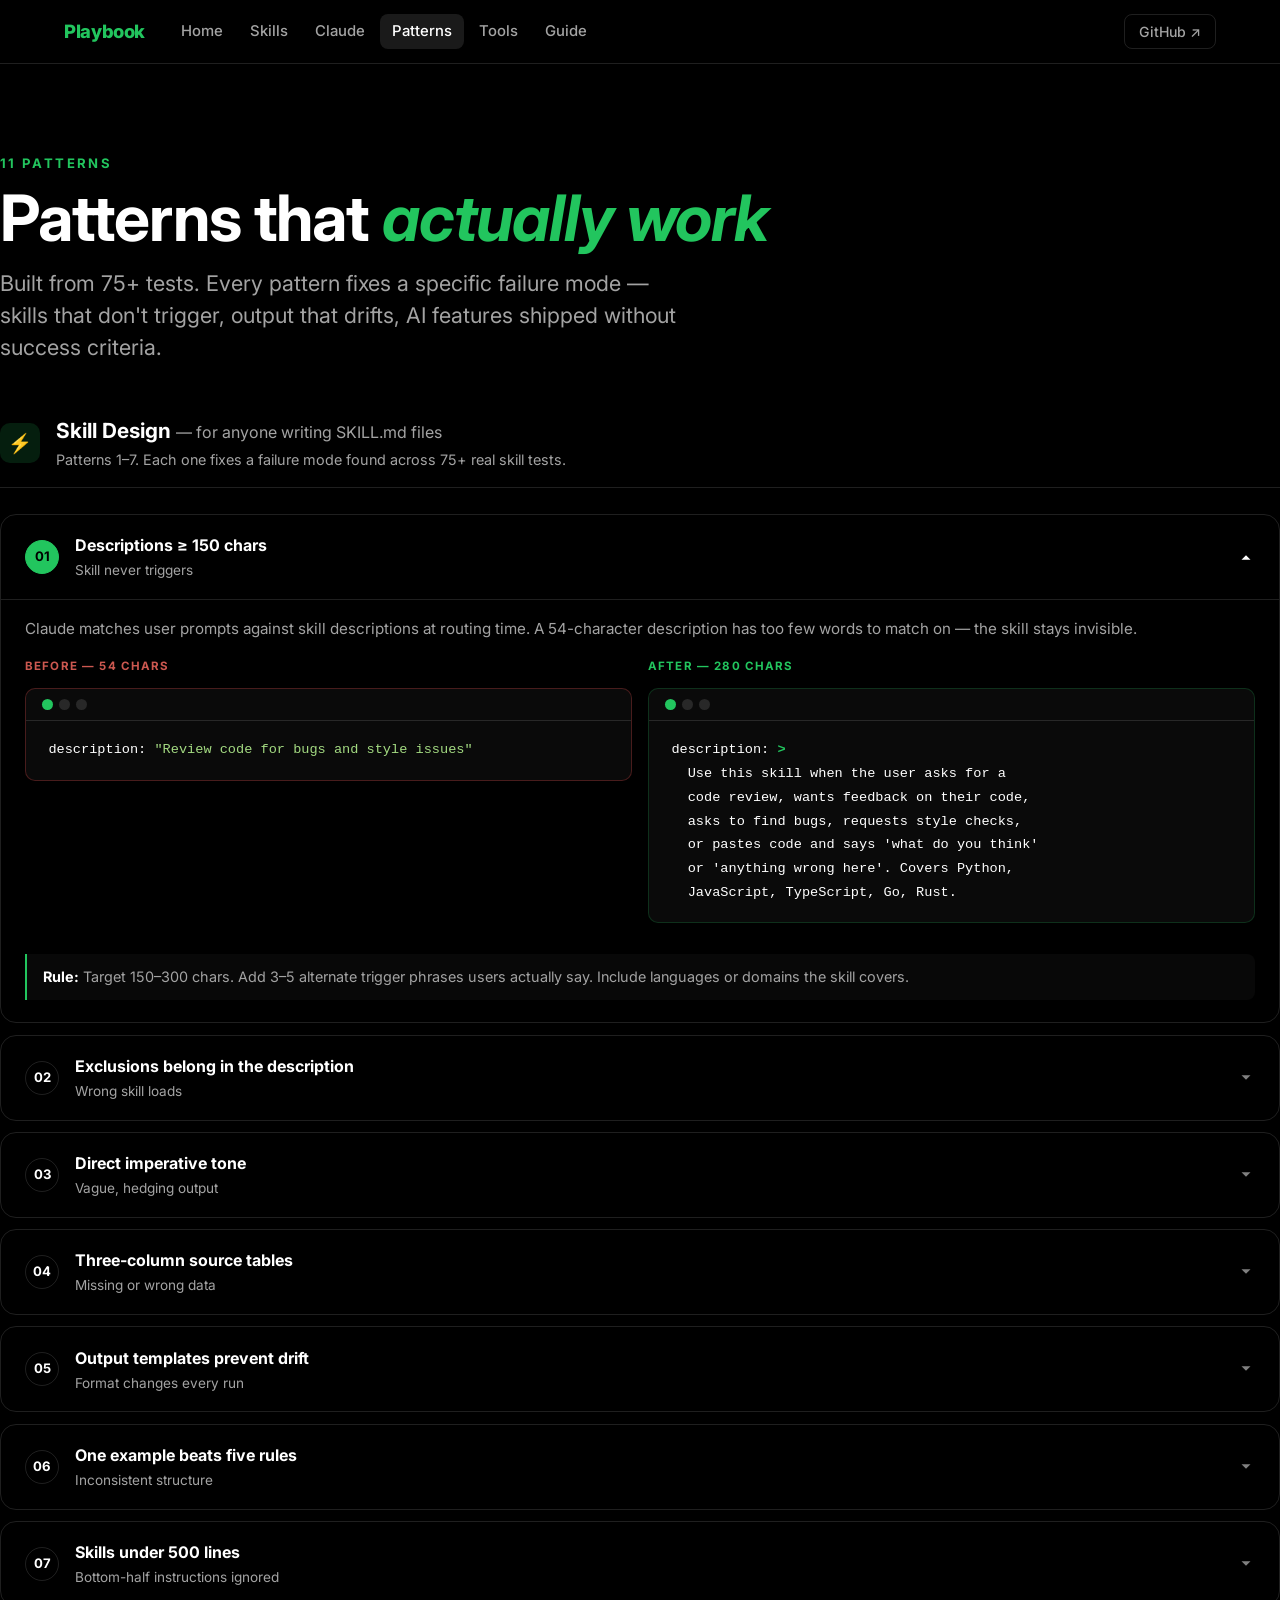
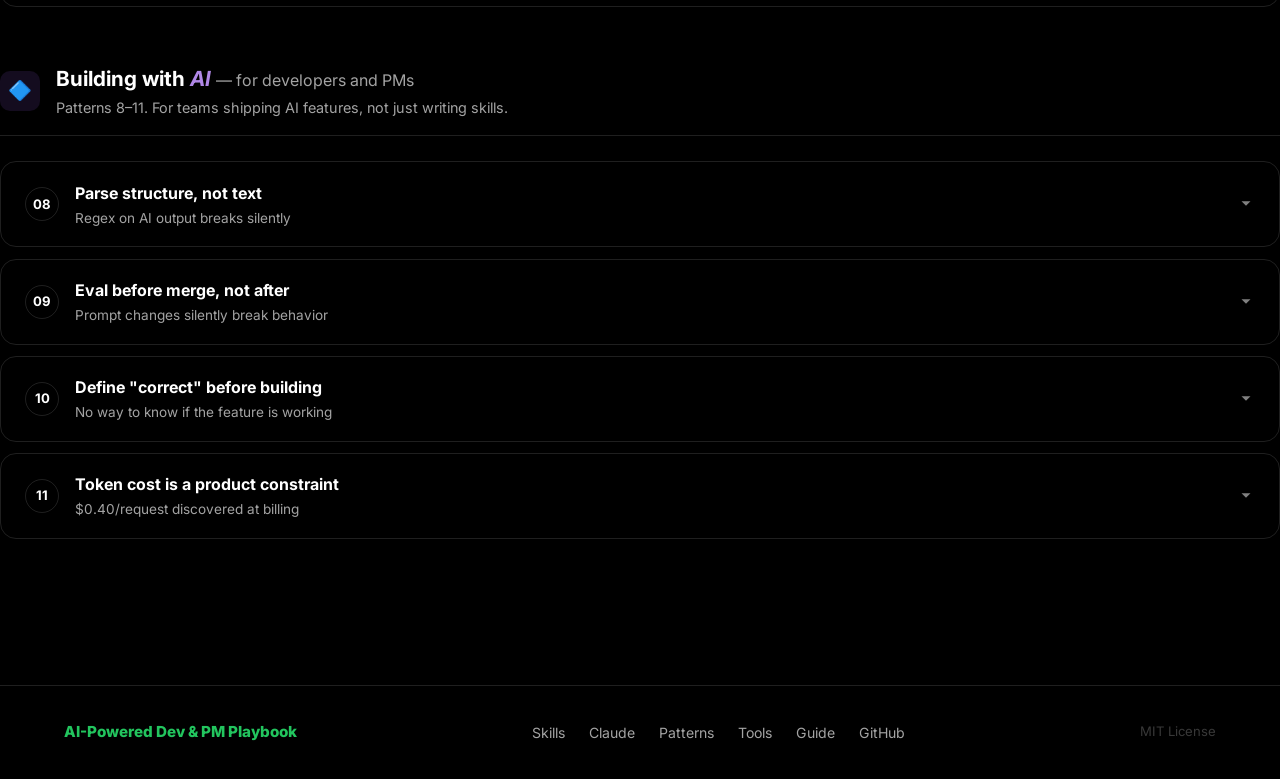
<file: docs/patterns.html>
<!DOCTYPE html>
<html lang="en">
<head>
<meta charset="UTF-8">
<meta name="viewport" content="width=device-width, initial-scale=1.0">
<title>11 Patterns — AI-Powered Dev & PM Playbook</title>
<meta name="description" content="7 patterns for writing better AI skills + 4 patterns for developers and PMs building AI features.">
<link rel="preconnect" href="https://fonts.googleapis.com">
<link href="https://fonts.googleapis.com/css2?family=Inter:wght@400;500;600;700;800&display=swap" rel="stylesheet">
<link rel="stylesheet" href="styles.css">
<style>
.pattern-group{margin-bottom:3.5rem}
.pattern-group-header{display:flex;align-items:center;gap:1rem;margin-bottom:1.6rem;padding-bottom:1rem;border-bottom:1px solid var(--border)}
.group-icon{width:40px;height:40px;border-radius:10px;background:var(--accent-dim);display:grid;place-items:center;font-size:1.2rem;flex-shrink:0}
.group-title{font-size:1.3rem;font-weight:700}
.group-desc{font-size:.9rem;color:var(--text-secondary);margin-top:.2rem}
.ai-group .group-icon{background:rgba(160,100,255,.12)}
.ai-group .group-title .accentword{color:rgba(195,150,255,.9)}
.ai-group .acc.open .acc-num{background:rgba(160,100,255,.7);border-color:rgba(160,100,255,.7);color:#fff}

.before-after{display:grid;grid-template-columns:1fr 1fr;gap:1rem;margin-top:1rem}
@media(max-width:640px){.before-after{grid-template-columns:1fr}}
.ba-label{font-size:.72rem;text-transform:uppercase;font-weight:700;letter-spacing:.1em;margin-bottom:.5rem}
.ba-bad .ba-label{color:rgba(255,110,100,.8)}
.ba-good .ba-label{color:var(--accent)}
.ba-bad .code-block{border-color:rgba(255,80,80,.25)}
.ba-good .code-block{border-color:rgba(34,197,94,.2)}

.takeaway{background:rgba(255,255,255,.03);border-left:2px solid var(--accent);padding:.75rem 1rem;border-radius:0 8px 8px 0;margin-top:1rem;font-size:.9rem;line-height:1.55;color:var(--text-secondary)}
.takeaway strong{color:var(--text-primary)}
</style>
</head>
<body>

<nav class="site-nav">
  <a href="index.html" class="nav-logo">Playbook</a>
  <div class="nav-links">
    <a href="index.html">Home</a>
    <a href="skills.html" class="hide-sm">Skills</a>
    <a href="claude.html" class="hide-sm">Claude</a>
    <a href="patterns.html" class="active">Patterns</a>
    <a href="tools.html" class="hide-sm">Tools</a>
    <a href="guide.html" class="hide-sm">Guide</a>
    <a href="https://github.com/majidraza1228/claude-skills" class="nav-gh" target="_blank" rel="noopener">GitHub ↗</a>
  </div>
</nav>

<div class="page">
  <div class="container section">
    <div class="section-header">
      <span class="eyebrow">11 patterns</span>
      <h1 class="page-title">Patterns that <span class="accentword">actually work</span></h1>
      <p class="page-lead">Built from 75+ tests. Every pattern fixes a specific failure mode — skills that don't trigger, output that drifts, AI features shipped without success criteria.</p>
    </div>

    <!-- SKILL DESIGN PATTERNS -->
    <div class="pattern-group">
      <div class="pattern-group-header">
        <div class="group-icon">⚡</div>
        <div>
          <div class="group-title">Skill Design <span style="color:var(--text-secondary);font-weight:400;font-size:1rem">— for anyone writing SKILL.md files</span></div>
          <div class="group-desc">Patterns 1–7. Each one fixes a failure mode found across 75+ real skill tests.</div>
        </div>
      </div>

      <div class="acc" id="p1">
        <div class="acc-hd" onclick="toggle('p1')">
          <div class="acc-num">01</div>
          <div class="acc-label">
            <div class="acc-title">Descriptions ≥ 150 chars</div>
            <div class="acc-problem">Skill never triggers</div>
          </div>
          <svg class="acc-chevron" viewBox="0 0 20 20" fill="currentColor"><path d="M5 7l5 5 5-5"/></svg>
        </div>
        <div class="acc-body">
          <div class="acc-content">
            <p>Claude matches user prompts against skill descriptions at routing time. A 54-character description has too few words to match on — the skill stays invisible.</p>
            <div class="before-after">
              <div class="ba-bad">
                <div class="ba-label">Before — 54 chars</div>
                <div class="code-block"><div class="code-hd"><div class="dots"><s></s><s></s><s></s></div></div><div class="code-body">description: <span class="c-str">"Review code for bugs and style issues"</span></div></div>
              </div>
              <div class="ba-good">
                <div class="ba-label">After — 280 chars</div>
                <div class="code-block"><div class="code-hd"><div class="dots"><s></s><s></s><s></s></div></div><div class="code-body">description: <span class="c-accent">&gt;</span>
  Use this skill when the user asks for a
  code review, wants feedback on their code,
  asks to find bugs, requests style checks,
  or pastes code and says 'what do you think'
  or 'anything wrong here'. Covers Python,
  JavaScript, TypeScript, Go, Rust.</div></div>
              </div>
            </div>
            <div class="takeaway"><strong>Rule:</strong> Target 150–300 chars. Add 3–5 alternate trigger phrases users actually say. Include languages or domains the skill covers.</div>
          </div>
        </div>
      </div>

      <div class="acc" id="p2">
        <div class="acc-hd" onclick="toggle('p2')">
          <div class="acc-num">02</div>
          <div class="acc-label">
            <div class="acc-title">Exclusions belong in the description</div>
            <div class="acc-problem">Wrong skill loads</div>
          </div>
          <svg class="acc-chevron" viewBox="0 0 20 20" fill="currentColor"><path d="M5 7l5 5 5-5"/></svg>
        </div>
        <div class="acc-body">
          <div class="acc-content">
            <p>"Do not use for spreadsheets" on line 45 of the skill body fires <em>after</em> the wrong skill has already loaded. Descriptions are read at routing time; the body is read at execution time.</p>
            <div class="before-after">
              <div class="ba-bad">
                <div class="ba-label">Before — exclusion in body (too late)</div>
                <div class="code-block"><div class="code-hd"><div class="dots"><s></s><s></s><s></s></div></div><div class="code-body"><span class="c-comment"># line 45 of SKILL.md body:</span>
Do not use this skill for spreadsheets.</div></div>
              </div>
              <div class="ba-good">
                <div class="ba-label">After — exclusion in description</div>
                <div class="code-block"><div class="code-hd"><div class="dots"><s></s><s></s><s></s></div></div><div class="code-body">description: <span class="c-accent">&gt;</span>
  Use for Word documents (.docx).
  <span class="c-accent">Do NOT use for spreadsheets</span> — use /xlsx.
  <span class="c-accent">Do NOT use for PDFs</span> — use /pdf.</div></div>
              </div>
            </div>
            <div class="takeaway"><strong>Rule:</strong> Every "do not use for X" must include "use /Y instead." Without a redirect, Claude knows this skill is wrong but doesn't know what's right.</div>
          </div>
        </div>
      </div>

      <div class="acc" id="p3">
        <div class="acc-hd" onclick="toggle('p3')">
          <div class="acc-num">03</div>
          <div class="acc-label">
            <div class="acc-title">Direct imperative tone</div>
            <div class="acc-problem">Vague, hedging output</div>
          </div>
          <svg class="acc-chevron" viewBox="0 0 20 20" fill="currentColor"><path d="M5 7l5 5 5-5"/></svg>
        </div>
        <div class="acc-body">
          <div class="acc-content">
            <p>Claude mirrors the tone of instructions. Hedging language produces hedging output.</p>
            <div class="before-after">
              <div class="ba-bad">
                <div class="ba-label">Before — tentative</div>
                <div class="code-block"><div class="code-hd"><div class="dots"><s></s><s></s><s></s></div></div><div class="code-body">Could you take a look and maybe
check if there are any issues?</div></div>
                <div style="margin-top:.5rem;font-size:.85rem;color:var(--text-secondary)">Output: "You might want to consider renaming this variable — it could be a bit clearer."</div>
              </div>
              <div class="ba-good">
                <div class="ba-label">After — direct</div>
                <div class="code-block"><div class="code-hd"><div class="dots"><s></s><s></s><s></s></div></div><div class="code-body"><span class="c-accent">Flag</span> every issue. <span class="c-accent">Classify</span> severity:
critical, warning, nit. Reference exact
line. Do not soften language.</div></div>
                <div style="margin-top:.5rem;font-size:.85rem;color:var(--accent)">Output: "| CRITICAL | auth.py:42 | SQL injection |"</div>
              </div>
            </div>
            <div class="takeaway"><strong>Rule:</strong> Replace hedge words (maybe, could, might, consider) with imperatives: Flag, List, Output, Return, Classify.</div>
          </div>
        </div>
      </div>

      <div class="acc" id="p4">
        <div class="acc-hd" onclick="toggle('p4')">
          <div class="acc-num">04</div>
          <div class="acc-label">
            <div class="acc-title">Three-column source tables</div>
            <div class="acc-problem">Missing or wrong data</div>
          </div>
          <svg class="acc-chevron" viewBox="0 0 20 20" fill="currentColor"><path d="M5 7l5 5 5-5"/></svg>
        </div>
        <div class="acc-body">
          <div class="acc-content">
            <p>"Check the relevant files" forces Claude to guess which files, where they are, and what to extract. It guesses wrong.</p>
            <div class="before-after">
              <div class="ba-bad">
                <div class="ba-label">Before — vague</div>
                <div class="code-block"><div class="code-hd"><div class="dots"><s></s><s></s><s></s></div></div><div class="code-body">Before generating the report, check
the relevant configuration files and
extract the necessary settings.</div></div>
              </div>
              <div class="ba-good">
                <div class="ba-label">After — explicit table</div>
                <div class="code-block"><div class="code-hd"><div class="dots"><s></s><s></s><s></s></div></div><div class="code-body">| Source      | Path              | Extract        |
|-------------|-------------------|----------------|
| App config  | /config/app.yaml  | name, version  |
| DB settings | /config/db.yml    | host, port     |
| Flags       | /config/flags.json| enabled keys   |</div></div>
              </div>
            </div>
            <div class="takeaway"><strong>Rule:</strong> Replace every "check", "look at", or "review" without specifics with a Source / Path / What to Extract table.</div>
          </div>
        </div>
      </div>

      <div class="acc" id="p5">
        <div class="acc-hd" onclick="toggle('p5')">
          <div class="acc-num">05</div>
          <div class="acc-label">
            <div class="acc-title">Output templates prevent drift</div>
            <div class="acc-problem">Format changes every run</div>
          </div>
          <svg class="acc-chevron" viewBox="0 0 20 20" fill="currentColor"><path d="M5 7l5 5 5-5"/></svg>
        </div>
        <div class="acc-body">
          <div class="acc-content">
            <p>Same skill, same prompt, three mornings, three different output structures. "Analyze the git commit and write a summary" → Monday: plain text. Tuesday: markdown headers. Wednesday: bullet list.</p>
            <div class="code-block" style="margin-top:.8rem">
              <div class="code-hd"><div class="dots"><s></s><s></s><s></s></div><span class="code-fname">Output template</span></div>
              <div class="code-body">Format every commit analysis using this exact template:

<span class="c-accent">---
**Commit:** {short_hash} — {title}
**Risk:** {Critical | High | Medium | Low}

**What changed:**
- {file_path}: {one-line description}

**Why it matters:** {1-2 sentences on impact}
---</span></div>
            </div>
            <div class="takeaway"><strong>Rule:</strong> Define exact output structure. Use <code>{placeholder}</code> syntax. Run the same prompt 3× — if format differs, add a template.</div>
          </div>
        </div>
      </div>

      <div class="acc" id="p6">
        <div class="acc-hd" onclick="toggle('p6')">
          <div class="acc-num">06</div>
          <div class="acc-label">
            <div class="acc-title">One example beats five rules</div>
            <div class="acc-problem">Inconsistent structure</div>
          </div>
          <svg class="acc-chevron" viewBox="0 0 20 20" fill="currentColor"><path d="M5 7l5 5 5-5"/></svg>
        </div>
        <div class="acc-body">
          <div class="acc-content">
            <p>12 formatting rules → inconsistent output across runs. 2 worked examples → identical output every time. Rules require interpretation. An example showing <code>fix: Add retry logic</code> is unambiguous.</p>
            <div class="before-after">
              <div class="ba-bad">
                <div class="ba-label">Before — rules only</div>
                <div class="code-block"><div class="code-hd"><div class="dots"><s></s><s></s><s></s></div></div><div class="code-body">1. Use imperative mood
2. Start with type prefix
3. Subject under 72 chars
4. Blank line after subject
5. Explain why, not how
...8 more rules...</div></div>
              </div>
              <div class="ba-good">
                <div class="ba-label">After — worked example</div>
                <div class="code-block"><div class="code-hd"><div class="dots"><s></s><s></s><s></s></div></div><div class="code-body">INPUT: Added retry logic for payment
timeouts. Closes #234.

OUTPUT:
<span class="c-accent">fix: Add retry logic for payment timeouts

Add try/catch with exponential backoff.
Retry up to 3 times before failing.

Closes #234</span></div></div>
              </div>
            </div>
            <div class="takeaway"><strong>Rule:</strong> For every skill with more than 5 formatting rules, add 1–2 worked examples with real input → exact expected output.</div>
          </div>
        </div>
      </div>

      <div class="acc" id="p7">
        <div class="acc-hd" onclick="toggle('p7')">
          <div class="acc-num">07</div>
          <div class="acc-label">
            <div class="acc-title">Skills under 500 lines</div>
            <div class="acc-problem">Bottom-half instructions ignored</div>
          </div>
          <svg class="acc-chevron" viewBox="0 0 20 20" fill="currentColor"><path d="M5 7l5 5 5-5"/></svg>
        </div>
        <div class="acc-body">
          <div class="acc-content">
            <p>In an 800-line fitness skill, safety rules at line 700+ never fired. Not once in 75+ tests. Claude's attention to instructions degrades with length — line position is a priority ranking.</p>
            <div class="code-block" style="margin-top:.8rem">
              <div class="code-hd"><div class="dots"><s></s><s></s><s></s></div><span class="code-fname">Attention map</span></div>
              <div class="code-body">Lines 1–100:   Core logic         <span class="c-accent">✓ Always works</span>
Lines 100–200: Feature detail     <span class="c-accent">✓ Always works</span>
Lines 200–350: Secondary rules    <span class="c-dim">⚠ Usually works</span>
Lines 350–500: Edge cases         <span class="c-dim">⚠ Sometimes</span>
Lines 500–650: Recovery logic     <span class="c-comment">✗ Unreliable</span>
Lines 650–800: Safety warnings    <span class="c-comment">✗ Never fires</span></div>
            </div>
            <div class="takeaway"><strong>Fix A:</strong> Move safety-critical rules to the first 100 lines. <strong>Fix B:</strong> Split skills over 500 lines into focused sub-skills — see <code>dev-pm-skills/fitness-coach/</code> for the pattern.</div>
          </div>
        </div>
      </div>
    </div>

    <!-- BUILDING WITH AI PATTERNS -->
    <div class="pattern-group ai-group">
      <div class="pattern-group-header">
        <div class="group-icon" style="background:rgba(160,100,255,.12);font-size:1.2rem">🔷</div>
        <div>
          <div class="group-title">Building with <span class="accentword">AI</span> <span style="color:var(--text-secondary);font-weight:400;font-size:1rem">— for developers and PMs</span></div>
          <div class="group-desc">Patterns 8–11. For teams shipping AI features, not just writing skills.</div>
        </div>
      </div>

      <div class="acc" id="p8">
        <div class="acc-hd" onclick="toggle('p8')">
          <div class="acc-num">08</div>
          <div class="acc-label">
            <div class="acc-title">Parse structure, not text</div>
            <div class="acc-problem">Regex on AI output breaks silently</div>
          </div>
          <svg class="acc-chevron" viewBox="0 0 20 20" fill="currentColor"><path d="M5 7l5 5 5-5"/></svg>
        </div>
        <div class="acc-body">
          <div class="acc-content">
            <p>Free-text output looks stable until it isn't. One preamble sentence — "Here's my review:" — and <code>response.split('\n')[0]</code> returns the wrong value with no error. Use tool use / JSON schema for any AI output consumed by code.</p>
            <div class="before-after">
              <div class="ba-bad">
                <div class="ba-label">Before — fragile</div>
                <div class="code-block"><div class="code-hd"><div class="dots"><s></s><s></s><s></s></div></div><div class="code-body">text = response.content[0].text
severity = text.split(<span class="c-str">'\n'</span>)[0]
              .split(<span class="c-str">':'</span>)[1].strip()
<span class="c-comment"># Breaks if model adds preamble</span></div></div>
              </div>
              <div class="ba-good">
                <div class="ba-label">After — tool use</div>
                <div class="code-block"><div class="code-hd"><div class="dots"><s></s><s></s><s></s></div></div><div class="code-body">tools = [{<span class="c-str">"name"</span>: <span class="c-str">"review_result"</span>,
  <span class="c-str">"input_schema"</span>: {
    <span class="c-str">"properties"</span>: {
      <span class="c-str">"severity"</span>: {<span class="c-str">"enum"</span>: [<span class="c-str">"critical"</span>,...]},
      <span class="c-str">"issues"</span>: {<span class="c-str">"type"</span>: <span class="c-str">"array"</span>}
    }}}]
result = response.content[0].input
<span class="c-accent"># Always a dict — no parsing needed</span></div></div>
              </div>
            </div>
            <div class="takeaway"><strong>Rule:</strong> Any AI output consumed by code must use tool use or a JSON schema. Free-text output is fine for humans — not for anything downstream.</div>
          </div>
        </div>
      </div>

      <div class="acc" id="p9">
        <div class="acc-hd" onclick="toggle('p9')">
          <div class="acc-num">09</div>
          <div class="acc-label">
            <div class="acc-title">Eval before merge, not after</div>
            <div class="acc-problem">Prompt changes silently break behavior</div>
          </div>
          <svg class="acc-chevron" viewBox="0 0 20 20" fill="currentColor"><path d="M5 7l5 5 5-5"/></svg>
        </div>
        <div class="acc-body">
          <div class="acc-content">
            <p>Developers run tests before merging code. They don't run tests before merging a SKILL.md change. A prompt is treated like documentation, not like code — until it breaks production.</p>
            <div class="code-block" style="margin-top:.8rem">
              <div class="code-hd"><div class="dots"><s></s><s></s><s></s></div><span class="code-fname">.github/workflows/eval.yml</span></div>
              <div class="code-body">name: Skill evals
on: [push, pull_request]
jobs:
  eval:
    runs-on: ubuntu-latest
    steps:
      - uses: actions/checkout@v4
      - run: pip install anthropic pyyaml
      - run: <span class="c-accent">python evals/runner.py</span>
               evals/code-review.yaml
               dev-pm-skills/code-review/SKILL.md
        env:
          ANTHROPIC_API_KEY: <span class="c-str">${{ secrets.ANTHROPIC_API_KEY }}</span>
<span class="c-comment"># Exits 1 on any failure — blocks merge</span></div>
            </div>
            <div class="takeaway"><strong>Rule:</strong> A SKILL.md change without an eval run is a deploy without tests. See <code>harness-engineering</code> skill for the full runner setup.</div>
          </div>
        </div>
      </div>

      <div class="acc" id="p10">
        <div class="acc-hd" onclick="toggle('p10')">
          <div class="acc-num">10</div>
          <div class="acc-label">
            <div class="acc-title">Define "correct" before building</div>
            <div class="acc-problem">No way to know if the feature is working</div>
          </div>
          <svg class="acc-chevron" viewBox="0 0 20 20" fill="currentColor"><path d="M5 7l5 5 5-5"/></svg>
        </div>
        <div class="acc-body">
          <div class="acc-content">
            <p>PMs write acceptance criteria like "the AI should give relevant suggestions." Relevant is not a test. The AI sounds equally confident whether right or wrong — without measurable criteria, there's no way to ship with confidence.</p>
            <div class="before-after">
              <div class="ba-bad">
                <div class="ba-label">Before — unmeasurable</div>
                <div class="code-block"><div class="code-hd"><div class="dots"><s></s><s></s><s></s></div></div><div class="code-body">Acceptance criteria:
- AI generates 3+ suggestions
- Suggestions are relevant
- Response loads in &lt;5s</div></div>
              </div>
              <div class="ba-good">
                <div class="ba-label">After — measurable</div>
                <div class="code-block"><div class="code-hd"><div class="dots"><s></s><s></s><s></s></div></div><div class="code-body"><span class="c-accent">Correctness:</span>  8/10 match expert golden set
<span class="c-accent">Precision:</span>    0 contradict a dependency
<span class="c-accent">Latency:</span>      P95 &lt; 3s at launch
<span class="c-accent">Kill threshold:</span> acceptance rate &lt; 20%
              = rollback or rework</div></div>
              </div>
            </div>
            <div class="takeaway"><strong>Rule:</strong> Write measurable success criteria before the first prompt. Set a kill threshold — if metric Y drops below Z, the feature gets rolled back.</div>
          </div>
        </div>
      </div>

      <div class="acc" id="p11">
        <div class="acc-hd" onclick="toggle('p11')">
          <div class="acc-num">11</div>
          <div class="acc-label">
            <div class="acc-title">Token cost is a product constraint</div>
            <div class="acc-problem">$0.40/request discovered at billing</div>
          </div>
          <svg class="acc-chevron" viewBox="0 0 20 20" fill="currentColor"><path d="M5 7l5 5 5-5"/></svg>
        </div>
        <div class="acc-body">
          <div class="acc-content">
            <p>A feature costing $0.40/request looks fine with 10 test users. At 10,000 DAUs it's $4,000/day. Devs think in latency. PMs think in user value. Neither thinks in token budget during design.</p>
            <div class="before-after">
              <div class="ba-bad">
                <div class="ba-label">Before — unbounded context</div>
                <div class="code-block"><div class="code-hd"><div class="dots"><s></s><s></s><s></s></div></div><div class="code-body">client.messages.create(
  model=<span class="c-str">"claude-opus-4-6"</span>,   <span class="c-comment"># always Opus</span>
  system=full_prompt,          <span class="c-comment"># 2k tokens</span>
  messages=full_history        <span class="c-comment"># grows forever</span>
)
<span class="c-comment"># Day 1: 3k tokens. Day 30: 40k tokens.</span></div></div>
              </div>
              <div class="ba-good">
                <div class="ba-label">After — token-aware</div>
                <div class="code-block"><div class="code-hd"><div class="dots"><s></s><s></s><s></s></div></div><div class="code-body"><span class="c-comment"># Cache static system prompt (once)</span>
<span class="c-comment"># Summarise history > 5 turns</span>
<span class="c-comment"># Chunk docs — relevant section only</span>
<span class="c-comment"># Use Haiku for triage, Sonnet for gen</span>
<span class="c-accent">model = "claude-haiku-4-5"</span>   <span class="c-comment"># 10× cheaper</span></div></div>
              </div>
            </div>
            <div class="takeaway"><strong>Rule:</strong> Estimate token cost per request at design time: (system + avg context + avg response) × model price. Pick model tier by task — don't default to Opus for everything.</div>
          </div>
        </div>
      </div>
    </div>

  </div><!-- /container -->

  <footer class="site-footer">
    <a href="index.html" class="footer-brand">AI-Powered Dev & PM Playbook</a>
    <div class="footer-links">
      <a href="skills.html">Skills</a>
      <a href="claude.html">Claude</a>
      <a href="patterns.html">Patterns</a>
      <a href="tools.html">Tools</a>
      <a href="guide.html">Guide</a>
      <a href="https://github.com/majidraza1228/claude-skills" target="_blank" rel="noopener">GitHub</a>
    </div>
    <span class="footer-copy">MIT License</span>
  </footer>
</div>

<script>
function toggle(id) {
  const el = document.getElementById(id);
  const wasOpen = el.classList.contains('open');
  el.classList.toggle('open', !wasOpen);
}

// Open first pattern by default
document.getElementById('p1').classList.add('open');
</script>
</body>
</html>
</file>
<file: docs/styles.css>
/* =====================================================
   AI-Powered Developer & PM Playbook — Shared Styles
   Dark theme — matches skill-patterns.html
   ===================================================== */

*,*::before,*::after{margin:0;padding:0;box-sizing:border-box}

:root{
  --bg-primary:#000;
  --text-primary:#fff;
  --text-secondary:#a3a3a3;
  --accent:#22C55E;
  --accent-dim:rgba(34,197,94,.15);
  --border:rgba(255,255,255,.12);
  --surface:rgba(255,255,255,.05);
  --surface-hover:rgba(255,255,255,.08);
  --on-accent:#000;
  --code-bg:#0a0a0a;
  --font:'Inter',-apple-system,BlinkMacSystemFont,'Helvetica Neue',Arial,sans-serif;
  --nav-h:64px;
  --r:16px;
  --r-sm:10px;
  --ease:cubic-bezier(.16,1,.3,1);
}

html{scroll-behavior:smooth}
body{font-family:var(--font);background:var(--bg-primary);color:var(--text-primary);line-height:1.5;-webkit-font-smoothing:antialiased;overflow-x:hidden}

/* ── NAV ── */
.site-nav{
  position:fixed;top:0;left:0;right:0;z-index:100;
  height:var(--nav-h);
  background:rgba(0,0,0,.88);
  backdrop-filter:blur(20px) saturate(1.4);
  -webkit-backdrop-filter:blur(20px) saturate(1.4);
  border-bottom:1px solid var(--border);
  display:flex;align-items:center;
  padding:0 clamp(1.25rem,5vw,4rem);gap:1.5rem;
}
.nav-logo{font-weight:800;font-size:1.15rem;color:var(--accent);text-decoration:none;letter-spacing:-.02em;flex-shrink:0}
.nav-links{display:flex;gap:.2rem;align-items:center;flex:1}
.nav-links a{padding:.42em .8em;border-radius:8px;text-decoration:none;font-size:.93rem;font-weight:500;color:var(--text-secondary);transition:color .18s,background .18s}
.nav-links a:hover{color:var(--text-primary);background:rgba(255,255,255,.07)}
.nav-links a.active{color:var(--text-primary);background:rgba(255,255,255,.1)}
.nav-gh{margin-left:auto;padding:.4em 1em!important;border:1px solid var(--border)!important;border-radius:8px!important;color:var(--text-secondary)!important;font-size:.88rem!important;flex-shrink:0;white-space:nowrap}
.nav-gh:hover{border-color:var(--accent)!important;color:var(--accent)!important;background:transparent!important}

/* ── PAGE WRAPPER ── */
.page{padding-top:var(--nav-h);min-height:100vh}
.container{max-width:1280px;margin:0 auto;padding:0 clamp(1.25rem,5vw,4rem)}

/* ── SECTION ── */
.section{padding:clamp(3.5rem,7vw,6rem) 0}
.section-divider{border:none;border-top:1px solid var(--border);margin:0 clamp(1.25rem,5vw,4rem)}
.section-header{margin-bottom:clamp(2rem,4vw,3.5rem)}
.eyebrow{display:block;font-size:.82rem;letter-spacing:.18em;text-transform:uppercase;color:var(--accent);font-weight:700;margin-bottom:.7rem}
h1,h2,h3,h4{font-weight:700;letter-spacing:-.018em;line-height:1.06}
.page-title{font-size:clamp(2.4rem,5vw,4rem)}
.page-lead{font-size:clamp(1.05rem,1.7vw,1.35rem);color:var(--text-secondary);margin-top:.9rem;max-width:54ch;line-height:1.5}
.section-title{font-size:clamp(1.8rem,3vw,2.6rem)}
.section-lead{font-size:clamp(1rem,1.4vw,1.18rem);color:var(--text-secondary);margin-top:.55rem;max-width:54ch;line-height:1.5}
.accentword{color:var(--accent);font-style:italic}

/* ── CARDS ── */
.card{background:var(--surface);border:1px solid var(--border);border-radius:var(--r);padding:clamp(1.2rem,2vw,1.75rem);transition:border-color .18s,background .18s,transform .2s var(--ease)}
.card-hover:hover{border-color:rgba(255,255,255,.22);background:var(--surface-hover);transform:translateY(-2px);cursor:pointer}

/* ── GRIDS ── */
.grid-3{display:grid;grid-template-columns:repeat(3,1fr);gap:clamp(1rem,1.8vw,1.4rem)}
.grid-4{display:grid;grid-template-columns:repeat(4,1fr);gap:clamp(1rem,1.8vw,1.4rem)}
.grid-2{display:grid;grid-template-columns:repeat(2,1fr);gap:clamp(1rem,1.8vw,1.4rem)}
@media(max-width:960px){.grid-3,.grid-4{grid-template-columns:repeat(2,1fr)}}
@media(max-width:600px){.grid-3,.grid-4,.grid-2{grid-template-columns:1fr}}

/* ── SKILLS GRID ── */
.skills-grid{display:grid;grid-template-columns:repeat(auto-fill,minmax(280px,1fr));gap:clamp(.9rem,1.6vw,1.3rem)}
.skill-card{background:var(--surface);border:1px solid var(--border);border-radius:var(--r);padding:1.4rem;cursor:pointer;transition:border-color .18s,background .18s,transform .2s var(--ease)}
.skill-card:hover{border-color:rgba(255,255,255,.24);background:var(--surface-hover);transform:translateY(-2px)}
.skill-card.hidden{display:none}
.skill-card-top{display:flex;align-items:center;gap:.5rem;margin-bottom:.9rem;flex-wrap:wrap}
.skill-name{font-weight:700;font-size:1.05rem;margin-bottom:.4rem;letter-spacing:-.01em;font-family:var(--font)}
.skill-desc{font-size:.9rem;color:var(--text-secondary);line-height:1.45;margin-bottom:.85rem}
.skill-triggers{font-size:.8rem;color:rgba(255,255,255,.35);font-style:italic}
.skill-trigger-hint::before{content:'"'}
.skill-trigger-hint::after{content:'"'}

/* ── BADGES ── */
.badge{display:inline-block;padding:.22em .65em;border-radius:999px;font-size:.74rem;font-weight:700;letter-spacing:.02em}
.badge-accent{background:var(--accent-dim);color:var(--accent)}
.badge-neutral{background:rgba(255,255,255,.08);color:var(--text-secondary)}
.badge-dev{background:rgba(100,160,255,.12);color:rgba(150,200,255,.9)}
.badge-pm{background:rgba(160,100,255,.12);color:rgba(195,150,255,.9)}
.badge-both{background:rgba(100,220,150,.1);color:rgba(130,240,170,.9)}
.badge-cat{background:rgba(255,255,255,.07);color:rgba(255,255,255,.65)}

/* ── FILTER BAR ── */
.filter-bar{display:flex;gap:.5rem;flex-wrap:wrap;margin-bottom:2rem}
.filter-btn{padding:.42em 1em;border-radius:999px;border:1px solid var(--border);background:transparent;color:var(--text-secondary);font-family:var(--font);font-size:.87rem;font-weight:600;cursor:pointer;transition:all .16s}
.filter-btn:hover{color:var(--text-primary);border-color:rgba(255,255,255,.25)}
.filter-btn.active{background:var(--accent);border-color:var(--accent);color:var(--on-accent)}

/* ── TABS ── */
.tab-bar{display:flex;border-bottom:1px solid var(--border);margin-bottom:2.2rem;overflow-x:auto;scrollbar-width:none}
.tab-bar::-webkit-scrollbar{display:none}
.tab-btn{padding:.7em 1.3em;border:none;background:transparent;color:var(--text-secondary);font-family:var(--font);font-size:.93rem;font-weight:600;cursor:pointer;border-bottom:2px solid transparent;margin-bottom:-1px;white-space:nowrap;transition:all .16s}
.tab-btn:hover{color:var(--text-primary)}
.tab-btn.active{color:var(--accent);border-bottom-color:var(--accent)}
.tab-panel{display:none}
.tab-panel.active{display:block}

/* ── CODE BLOCKS ── */
.code-block{background:var(--code-bg);border:1px solid var(--border);border-radius:var(--r-sm);overflow:hidden;margin:.9rem 0}
.code-hd{display:flex;align-items:center;gap:8px;padding:10px 16px;border-bottom:1px solid var(--border)}
.dots{display:flex;gap:6px}
.dots s{width:11px;height:11px;border-radius:50%;background:var(--border);display:block}
.dots s:first-child{background:var(--accent)}
.code-fname{font-size:.78rem;color:rgba(255,255,255,.38);margin-left:4px;font-weight:600;letter-spacing:.02em}
.code-body{padding:1.1rem 1.4rem;font-family:'Menlo','Monaco','Courier New',monospace;font-size:.85rem;line-height:1.75;color:var(--text-primary);overflow-x:auto;white-space:pre}
.c-comment{color:rgba(255,255,255,.35)}
.c-accent{color:var(--accent);font-weight:600}
.c-str{color:rgba(190,255,150,.85)}
.c-dim{color:rgba(255,255,255,.5)}

/* ── ACCORDION ── */
.acc{border:1px solid var(--border);border-radius:var(--r);overflow:hidden}
.acc+.acc{margin-top:.7rem}
.acc-hd{display:flex;align-items:center;gap:1rem;padding:1.15rem 1.5rem;cursor:pointer;transition:background .15s;user-select:none}
.acc-hd:hover{background:rgba(255,255,255,.03)}
.acc-num{width:34px;height:34px;border-radius:50%;border:1.5px solid var(--border);display:grid;place-items:center;font-size:.82rem;font-weight:700;flex-shrink:0;transition:all .18s}
.acc.open .acc-num{background:var(--accent);border-color:var(--accent);color:var(--on-accent)}
.acc-label{flex:1}
.acc-title{font-weight:700;font-size:1rem}
.acc-problem{font-size:.85rem;color:var(--text-secondary);margin-top:.18rem}
.acc-chevron{width:18px;height:18px;flex-shrink:0;opacity:.5;transition:transform .25s var(--ease)}
.acc.open .acc-chevron{transform:rotate(180deg);opacity:1}
.acc-body{max-height:0;overflow:hidden;transition:max-height .38s var(--ease)}
.acc.open .acc-body{max-height:600px}
.acc-content{padding:1.1rem 1.5rem 1.4rem;border-top:1px solid var(--border)}
.acc-content p{font-size:.95rem;color:var(--text-secondary);line-height:1.6}
.acc-content .code-block{margin-top:.8rem}

/* ── MODAL ── */
.modal-bg{position:fixed;inset:0;z-index:200;background:rgba(0,0,0,.8);backdrop-filter:blur(6px);display:flex;align-items:center;justify-content:center;padding:1.5rem;opacity:0;pointer-events:none;transition:opacity .22s}
.modal-bg.open{opacity:1;pointer-events:all}
.modal{background:#0c0c0c;border:1px solid rgba(255,255,255,.18);border-radius:20px;max-width:620px;width:100%;max-height:90vh;overflow-y:auto;padding:2rem;transform:translateY(20px) scale(.97);transition:transform .28s var(--ease);position:relative}
.modal-bg.open .modal{transform:none}
.modal-close{position:absolute;top:1.1rem;right:1.1rem;width:30px;height:30px;border-radius:7px;border:1px solid var(--border);background:transparent;color:var(--text-secondary);font-size:1rem;cursor:pointer;display:grid;place-items:center;transition:all .15s}
.modal-close:hover{border-color:rgba(255,255,255,.3);color:var(--text-primary)}
.modal-name{font-size:1.5rem;font-weight:700;letter-spacing:-.02em;margin-bottom:.7rem;font-family:var(--font)}
.modal-badges{display:flex;gap:.5rem;flex-wrap:wrap;margin-bottom:1.2rem}
.modal-section{margin-top:1.4rem}
.modal-section-title{font-size:.78rem;letter-spacing:.14em;text-transform:uppercase;color:var(--text-secondary);font-weight:700;margin-bottom:.6rem}
.trigger-chips{display:flex;gap:.4rem;flex-wrap:wrap}
.trigger-chip{padding:.3em .75em;border-radius:999px;background:rgba(255,255,255,.06);border:1px solid var(--border);font-size:.82rem;color:var(--text-secondary)}
.tool-chips{display:flex;gap:.4rem;flex-wrap:wrap}
.tool-chip{padding:.3em .75em;border-radius:999px;background:var(--accent-dim);color:var(--accent);font-size:.82rem;font-weight:600}
.modal-example{background:var(--code-bg);border:1px solid var(--border);border-radius:var(--r-sm);padding:1rem 1.1rem}
.modal-ex-row{display:grid;grid-template-columns:auto 1fr;gap:.6rem .8rem;align-items:baseline;font-size:.87rem}
.modal-ex-label{color:rgba(255,255,255,.35);font-size:.76rem;text-transform:uppercase;font-weight:700;letter-spacing:.1em}
.modal-ex-val{color:var(--text-primary);line-height:1.5}
.modal-gh-link{display:inline-block;margin-top:1.4rem;font-size:.88rem;color:var(--text-secondary);text-decoration:none;border:1px solid var(--border);padding:.45em 1em;border-radius:8px;transition:all .15s}
.modal-gh-link:hover{border-color:rgba(255,255,255,.25);color:var(--text-primary)}

/* ── STATS STRIP ── */
.stats-strip{display:flex;border-top:1px solid var(--border);border-bottom:1px solid var(--border)}
.stat-item{flex:1;padding:2rem clamp(1.5rem,3vw,3rem);text-align:center}
.stat-item+.stat-item{border-left:1px solid var(--border)}
.stat-num{font-size:clamp(2.8rem,5.5vw,4.4rem);font-weight:700;color:var(--accent);line-height:1;letter-spacing:-.03em}
.stat-label{font-size:.9rem;color:var(--text-secondary);margin-top:.4rem;font-weight:600}

/* ── HERO ── */
.hero{min-height:calc(100vh - var(--nav-h));display:flex;flex-direction:column;justify-content:center;padding:clamp(3rem,7vw,7rem) clamp(1.25rem,5vw,4rem);position:relative;overflow:hidden}
.hero-aura{position:absolute;z-index:0;pointer-events:none;width:70vw;height:70vw;left:-12vw;top:50%;background:radial-gradient(circle,rgba(34,197,94,.32),rgba(34,197,94,.09) 45%,transparent 70%);filter:blur(30px);transform:translateY(-50%);animation:heroDrift 18s ease-in-out infinite}
@keyframes heroDrift{0%{transform:translateY(-50%) translateX(-2%) scale(1)}50%{transform:translateY(-54%) translateX(5%) scale(1.1)}100%{transform:translateY(-50%) translateX(-2%) scale(1)}}
.hero-inner{position:relative;z-index:1;max-width:900px}
.hero h1{font-size:clamp(3rem,7.5vw,6.2rem);line-height:1.02}
.circle-word{position:relative;display:inline-block;font-style:italic;white-space:nowrap;padding:0 .12em;isolation:isolate}
.circle-word::before{content:"";position:absolute;inset:-35% -14%;background:radial-gradient(ellipse at center,rgba(34,197,94,.28),transparent 65%);filter:blur(22px);z-index:-2;opacity:0;transition:opacity 1.2s ease 1.4s}
.hero-loaded .circle-word::before{opacity:1;animation:wordGlow 5.4s ease-in-out 2.6s infinite}
@keyframes wordGlow{0%,100%{opacity:.5}50%{opacity:1}}
.circle-mark{position:absolute;left:-7%;top:-22%;width:114%;height:144%;overflow:visible;pointer-events:none;z-index:-1}
.circle-mark path{fill:none;stroke:var(--accent);stroke-width:5;stroke-linecap:round;stroke-linejoin:round;stroke-dasharray:1100;stroke-dashoffset:1100;transition:stroke-dashoffset 1.5s cubic-bezier(.6,.04,.4,1) 1.1s}
.hero-loaded .circle-mark path{stroke-dashoffset:0}
.hero-sub{font-size:clamp(1.2rem,2.2vw,1.75rem);color:var(--text-secondary);margin-top:1.3rem;max-width:40ch;line-height:1.45}
.hero-ctas{display:flex;gap:1rem;margin-top:2rem;flex-wrap:wrap}
.btn-primary{display:inline-block;padding:.65em 1.5em;background:var(--accent);color:var(--on-accent);font-weight:700;font-size:1rem;border-radius:999px;text-decoration:none;transition:opacity .16s,transform .16s}
.btn-primary:hover{opacity:.88;transform:translateY(-1px)}
.btn-outline{display:inline-block;padding:.65em 1.5em;border:1px solid var(--border);color:var(--text-primary);font-weight:600;font-size:1rem;border-radius:999px;text-decoration:none;transition:all .16s}
.btn-outline:hover{border-color:rgba(255,255,255,.3);background:rgba(255,255,255,.05)}

/* ── TOOLS STRIP ── */
.tools-strip{display:flex;gap:clamp(.8rem,2vw,1.5rem);flex-wrap:wrap;align-items:center}
.tool-pill{display:flex;align-items:center;gap:.55rem;padding:.55em 1.1em;border-radius:999px;border:1px solid var(--border);background:var(--surface);font-size:.9rem;font-weight:600;text-decoration:none;color:var(--text-secondary);transition:all .16s;white-space:nowrap}
.tool-pill:hover{border-color:var(--accent);color:var(--accent);background:var(--accent-dim)}
.tool-pill-icon{font-size:1.1em}

/* ── COMPARISON TABLE ── */
.cmp-table{border:1px solid var(--border);border-radius:var(--r);overflow:hidden;margin-top:2rem}
.cmp-row{display:grid;align-items:center;border-bottom:1px solid var(--border)}
.cmp-row:last-child{border-bottom:none}
.cmp-head-row{background:var(--surface);font-weight:700;font-size:.88rem;color:var(--text-secondary);letter-spacing:.04em;text-transform:uppercase}
.cmp-row>*{padding:clamp(.75rem,1.5vw,1.1rem) clamp(1rem,2vw,1.5rem);font-size:.9rem}
.cmp-row>*+*{border-left:1px solid var(--border)}
.col-yes{color:var(--accent);font-weight:800}
.col-no{color:rgba(255,255,255,.25);font-weight:600}
.col-win{background:var(--accent-dim)}

/* ── FOOTER ── */
.site-footer{border-top:1px solid var(--border);padding:2.2rem clamp(1.25rem,5vw,4rem);display:flex;align-items:center;justify-content:space-between;gap:1.5rem;flex-wrap:wrap}
.footer-brand{font-weight:800;color:var(--accent);font-size:.95rem;text-decoration:none}
.footer-links{display:flex;gap:1.5rem}
.footer-links a{color:var(--text-secondary);text-decoration:none;font-size:.88rem;transition:color .15s}
.footer-links a:hover{color:var(--text-primary)}
.footer-copy{color:rgba(255,255,255,.22);font-size:.82rem}

/* ── ANIMATIONS ── */
.fade-up{opacity:0;transform:translateY(18px);transition:opacity .5s var(--ease),transform .5s var(--ease)}
.fade-up.in{opacity:1;transform:none}
.stagger .fade-up:nth-child(1){transition-delay:.04s}
.stagger .fade-up:nth-child(2){transition-delay:.1s}
.stagger .fade-up:nth-child(3){transition-delay:.16s}
.stagger .fade-up:nth-child(4){transition-delay:.22s}
.stagger .fade-up:nth-child(5){transition-delay:.28s}
.stagger .fade-up:nth-child(6){transition-delay:.34s}

/* ── RESPONSIVE ── */
@media(max-width:768px){
  .site-nav{padding:0 1.1rem;gap:.9rem}
  .nav-links a{padding:.38em .55em;font-size:.82rem}
  .nav-links .hide-sm{display:none}
  .stats-strip{flex-direction:column}
  .stat-item+.stat-item{border-left:none;border-top:1px solid var(--border)}
  .site-footer{flex-direction:column;align-items:flex-start}
  .hero{padding:2.5rem 1.1rem}
}
@media(prefers-reduced-motion:reduce){
  *,*::before,*::after{animation-duration:.01ms!important;transition-duration:.15s!important}
}
</file>
